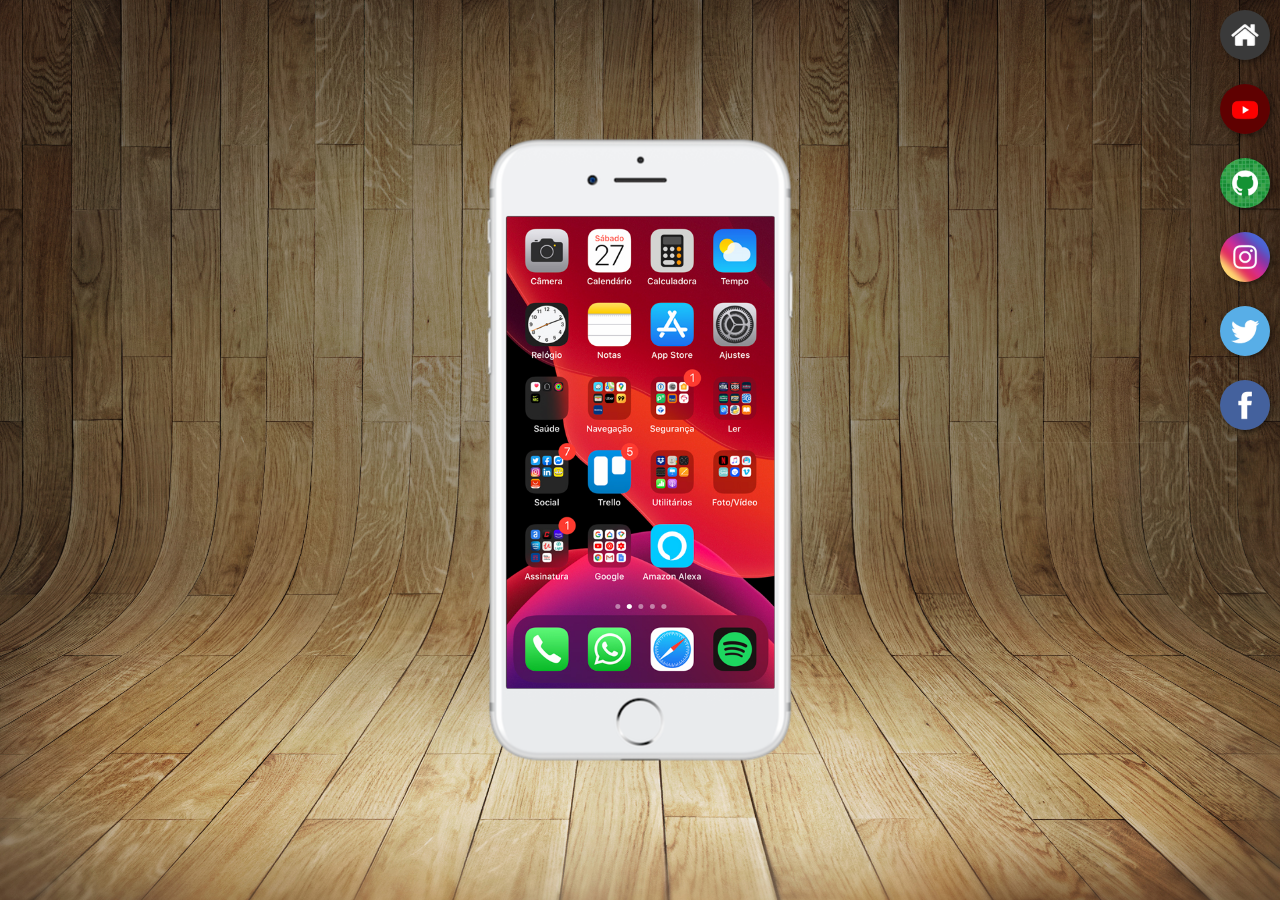
<file: index.html>
<!DOCTYPE html>
<html lang="pt-br">
<head>
    <meta charset="UTF-8">
    <meta name="viewport" content="width=device-width, initial-scale=1.0">
    <link rel="stylesheet" href="estilos/style.css">
    <title>Projeto Redes Sociais</title>
</head>
<body>
    <main>
        <section id="telefone">
            <iframe src="home.html" name="tela" id="tela" frameborder="0"></iframe>
        </section>
        <section id="redes-sociais">
            <a href="home.html" target="tela"><img src="imagens/logo-home.jpg" alt=""></a><br>
            <a href="pages/youtube.html" target="tela"><img src="imagens/logo-youtube.jpg" alt=""></a><br>
            <a href="pages/github.html" target="tela"><img src="imagens/logo-github.jpg" alt=""></a><br>
            <a href="pages/instagram.html" target="tela"><img src="imagens/logo-instagram.jpg" alt=""></a><br>
            <a href="pages/twitter.html" target="tela"><img src="imagens/logo-twitter.jpg" alt=""></a><br>
            <a href="pages/facebook.html" target="tela"><img src="imagens/logo-facebook.jpg" alt=""></a>

        </section>
    </main>
</body>
</html>
</file>
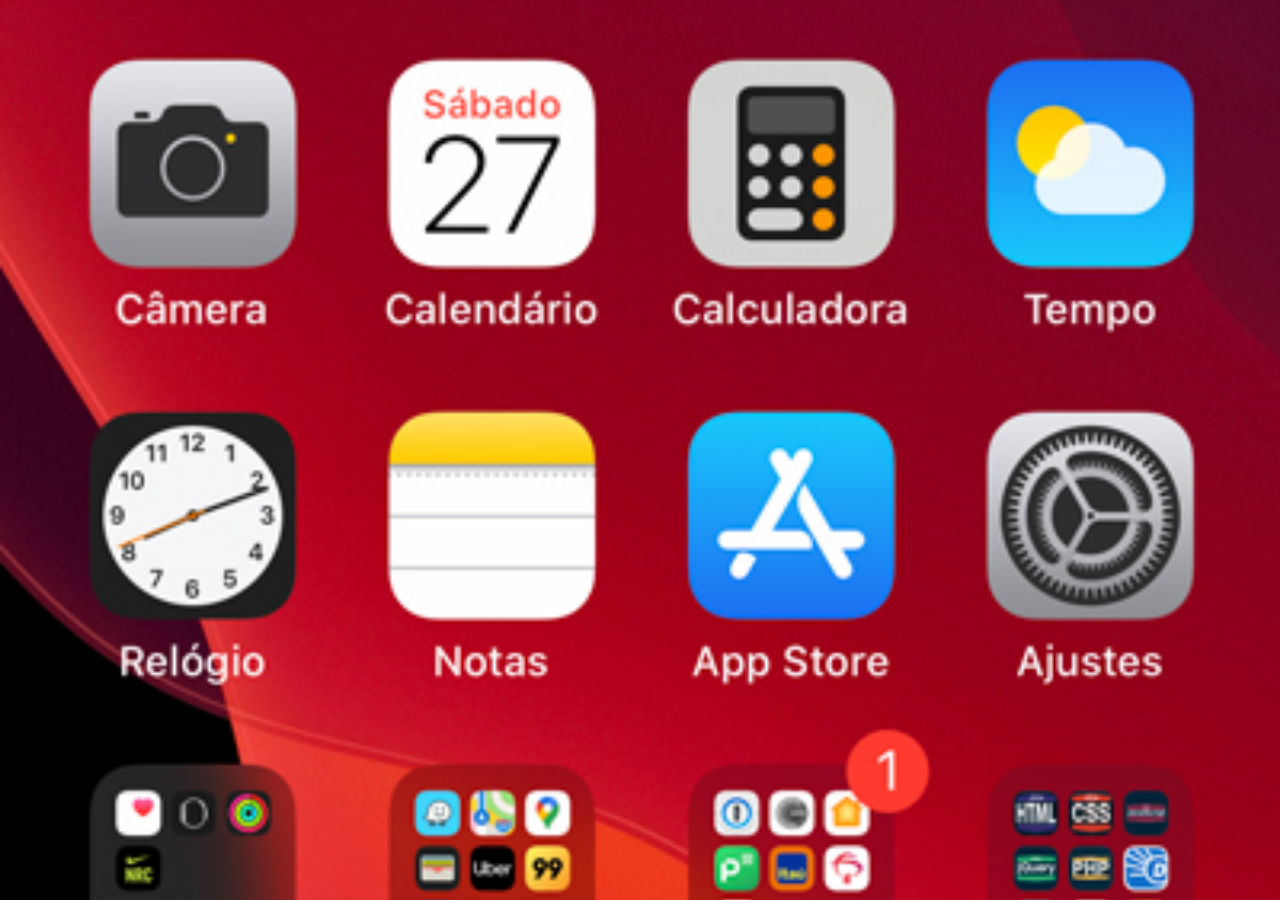
<file: home.html>
<!DOCTYPE html>
<html lang="pt-br">
<head>
    <meta charset="UTF-8">
    <meta name="viewport" content="width=device-width, initial-scale=1.0">
    <title>tela home</title>
</head>
<style>
    * {
        margin: 0px;
        padding: 0px;
    }

    body{
        height: 100vh;
        width: 100vw;
        background: black url('imagens/tela-home.jpg') no-repeat top center;
        background-size: cover;
    }
</style>
<body>
    
</body>
</html>
</file>
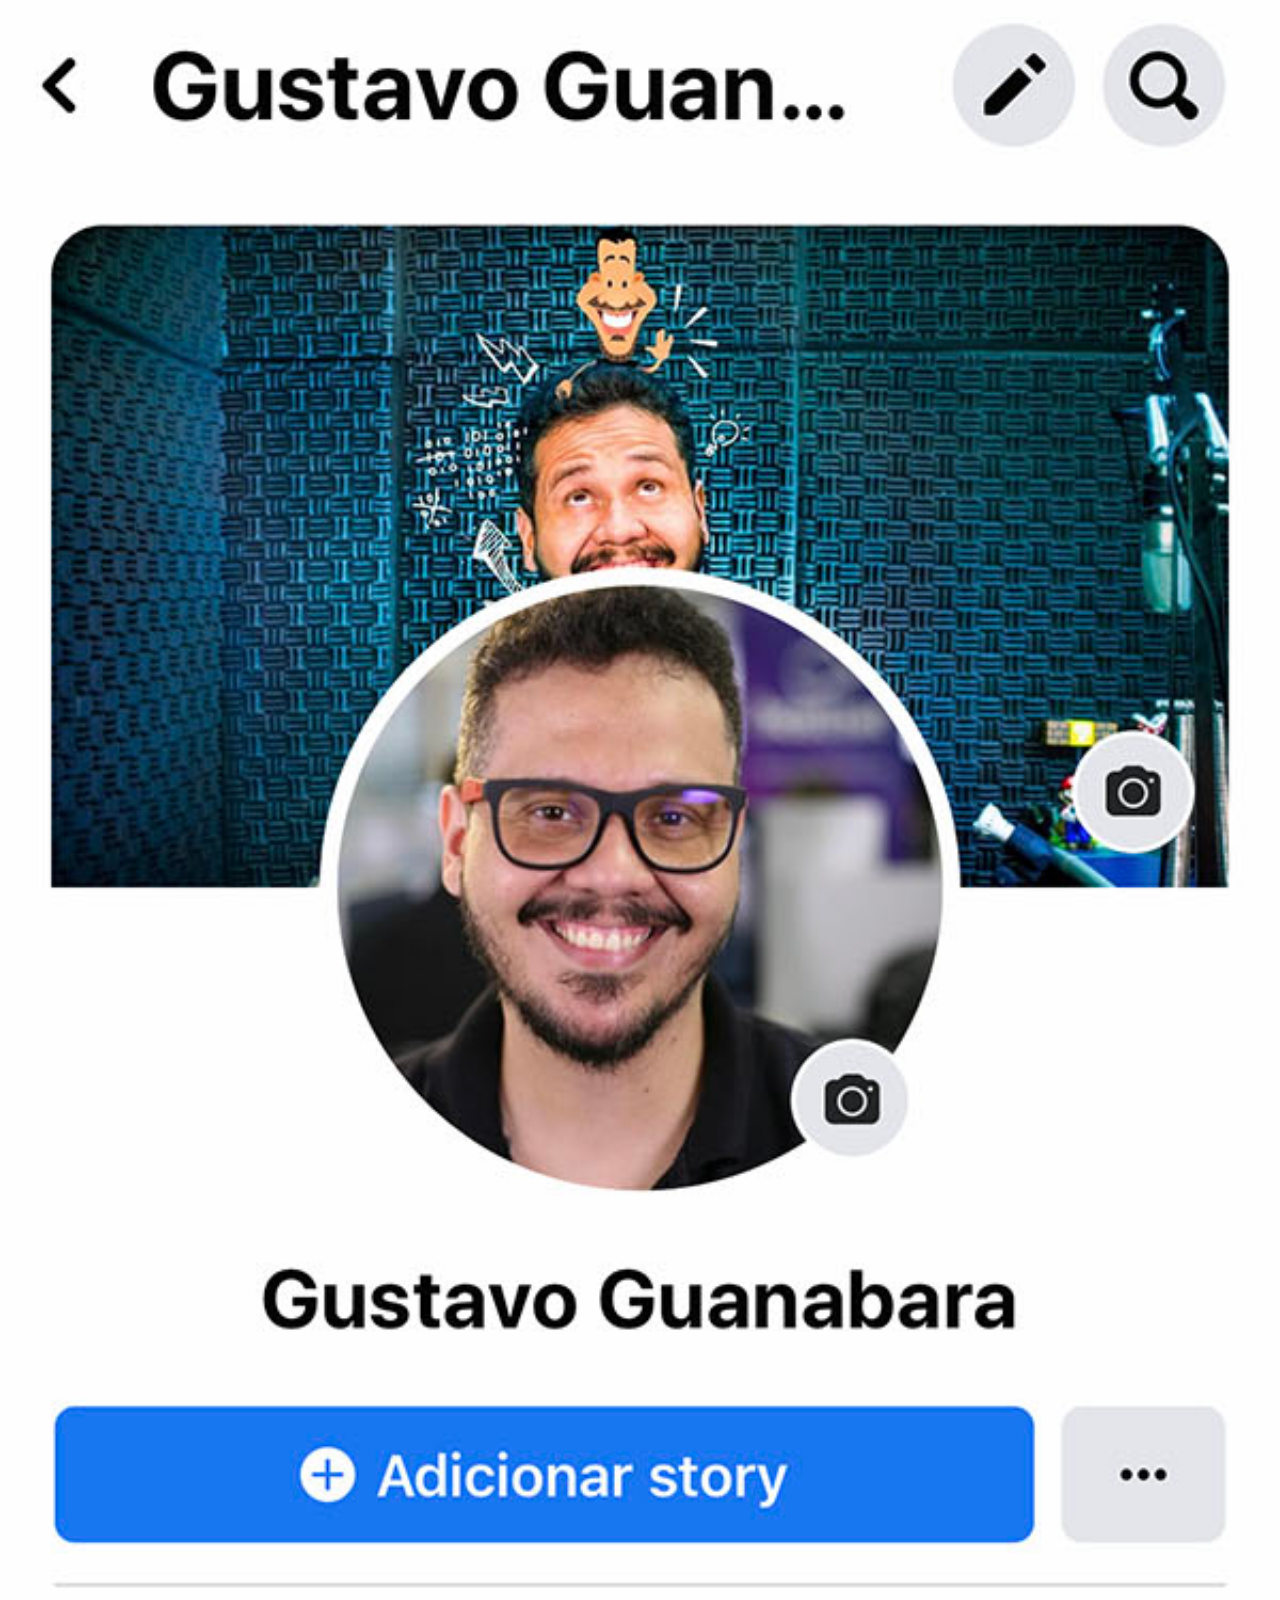
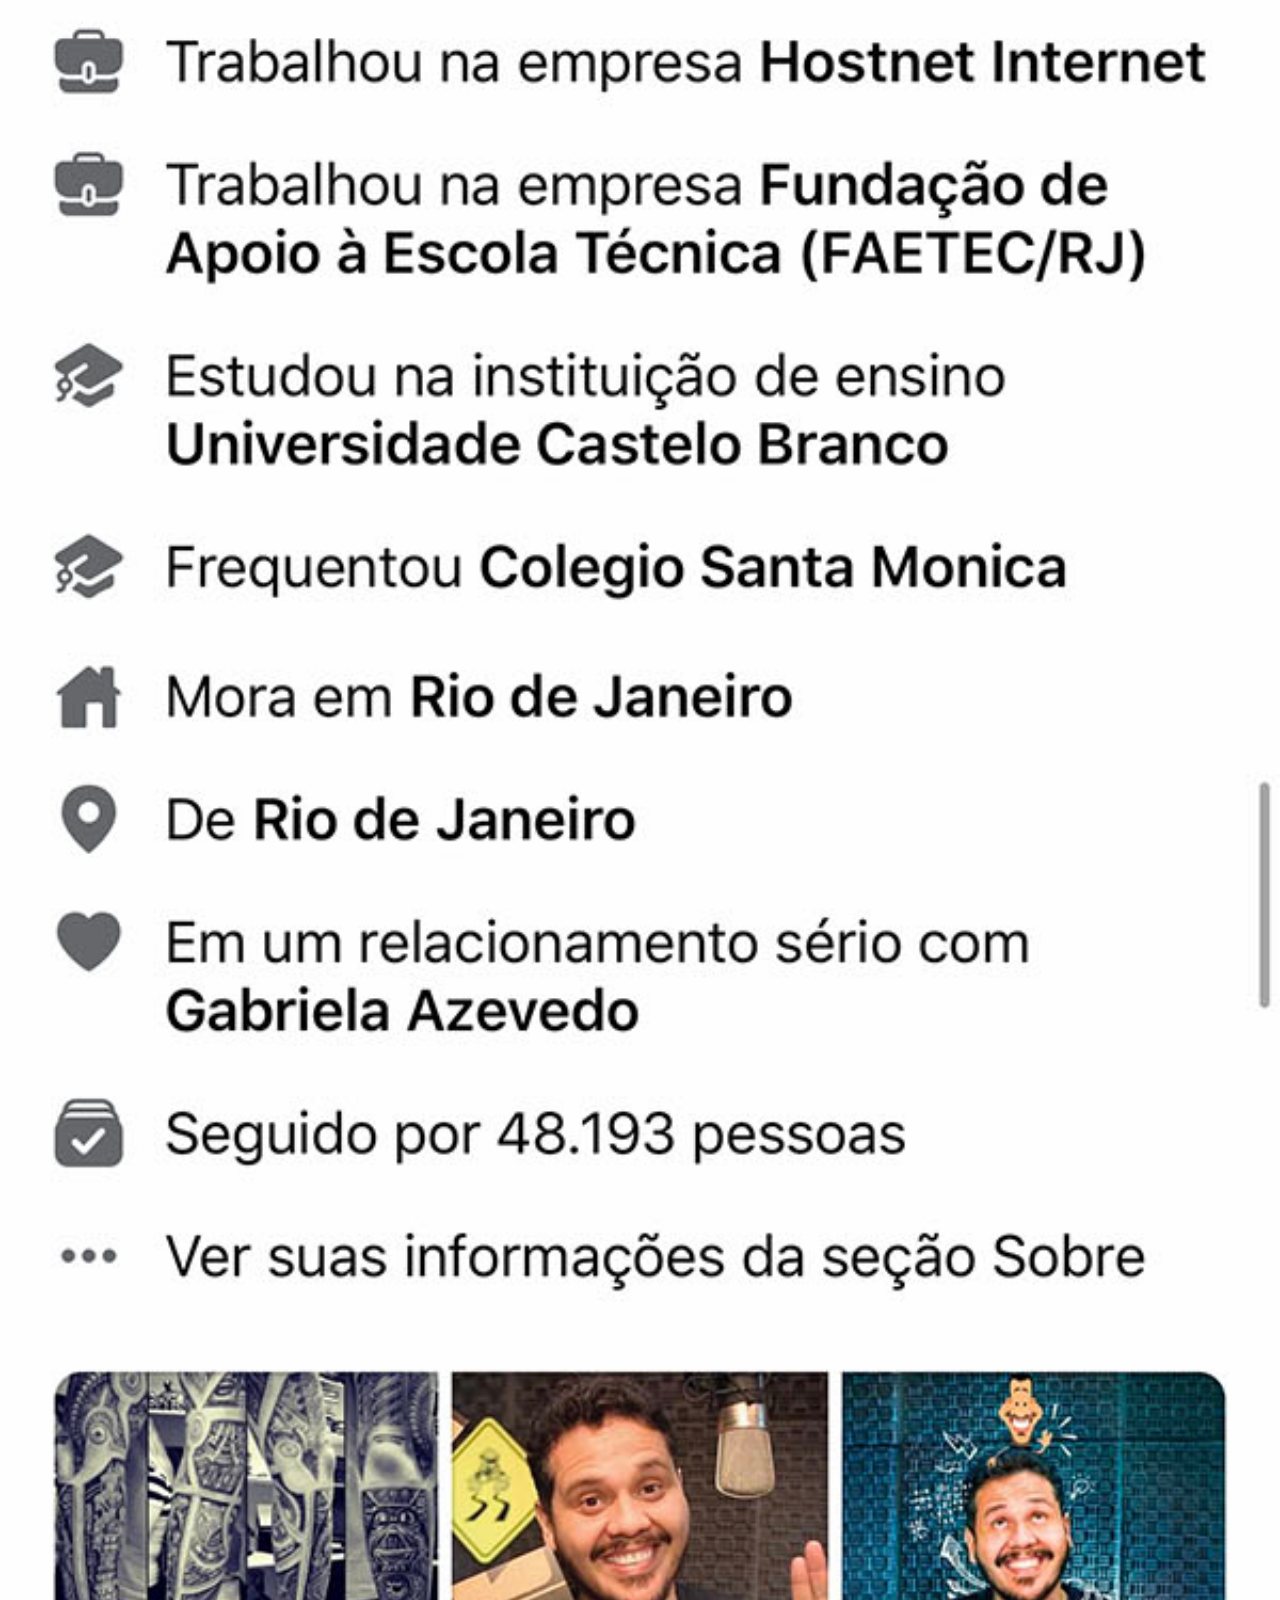
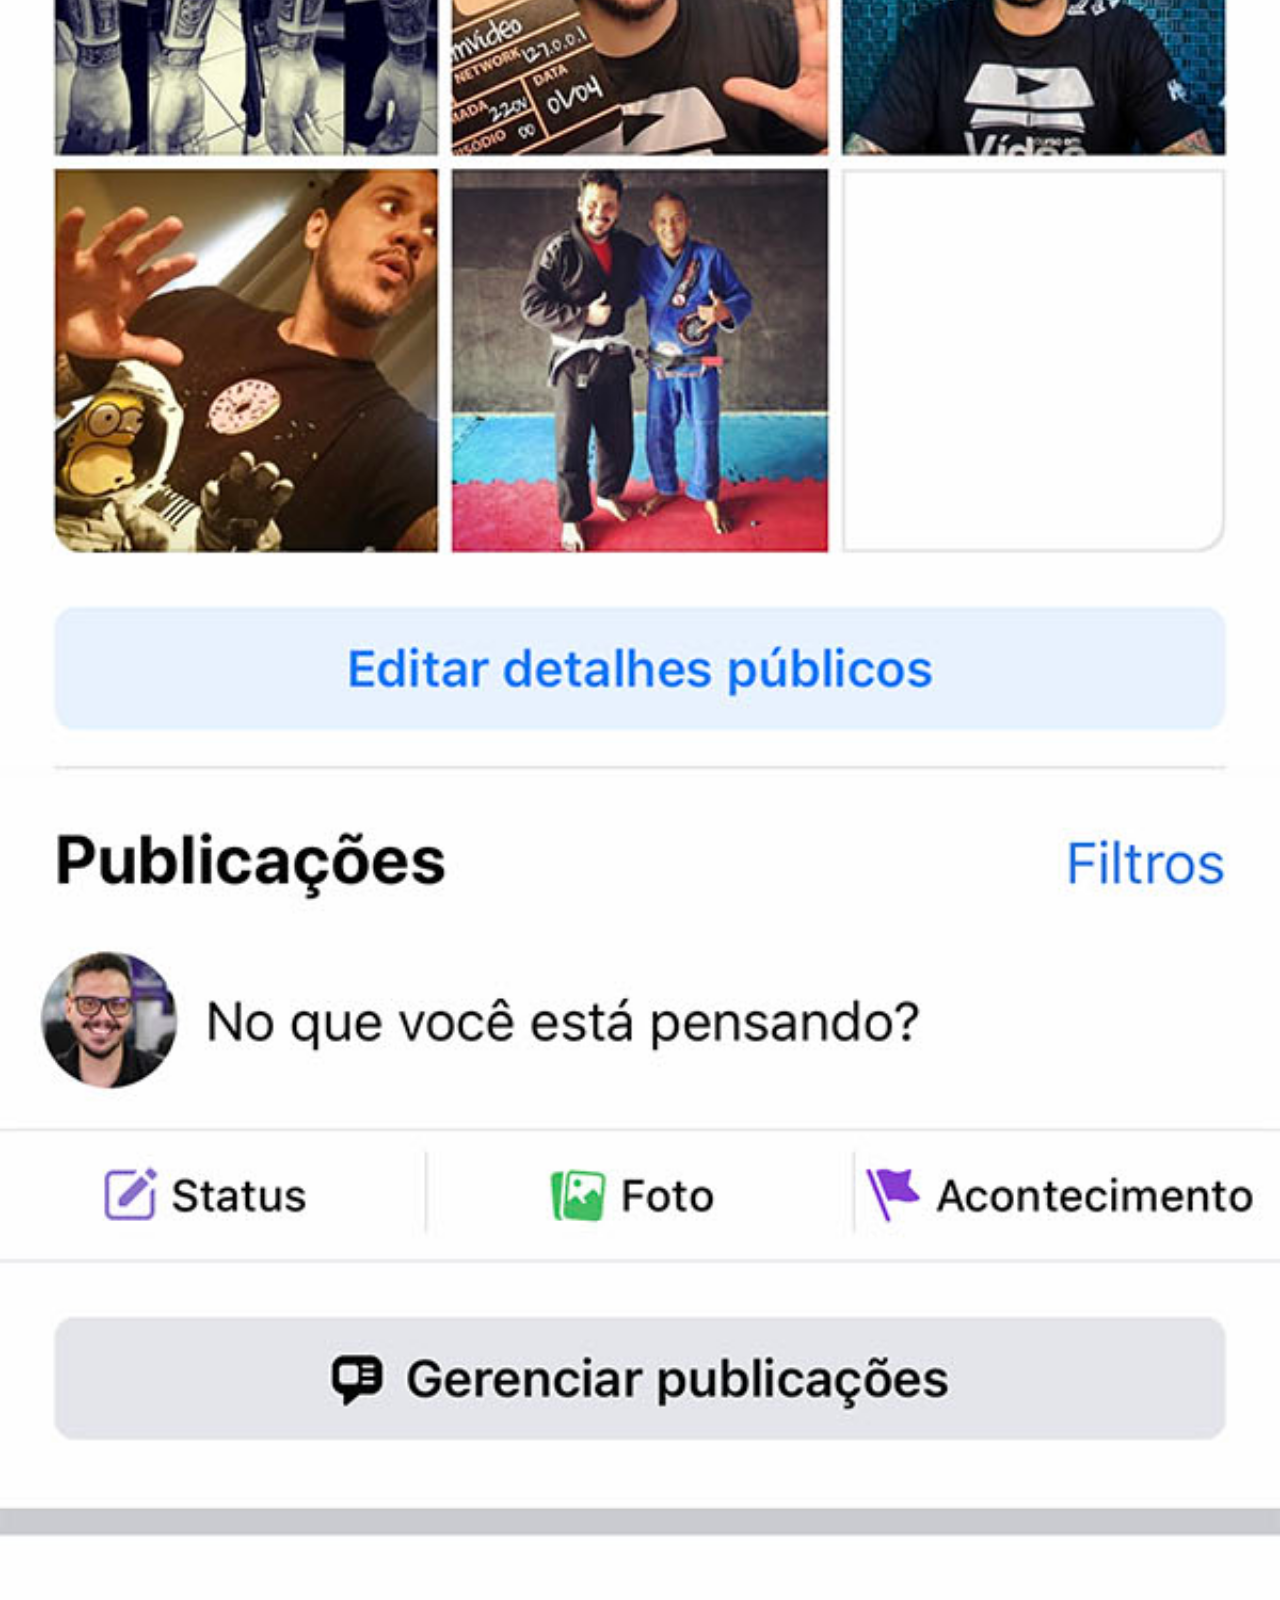
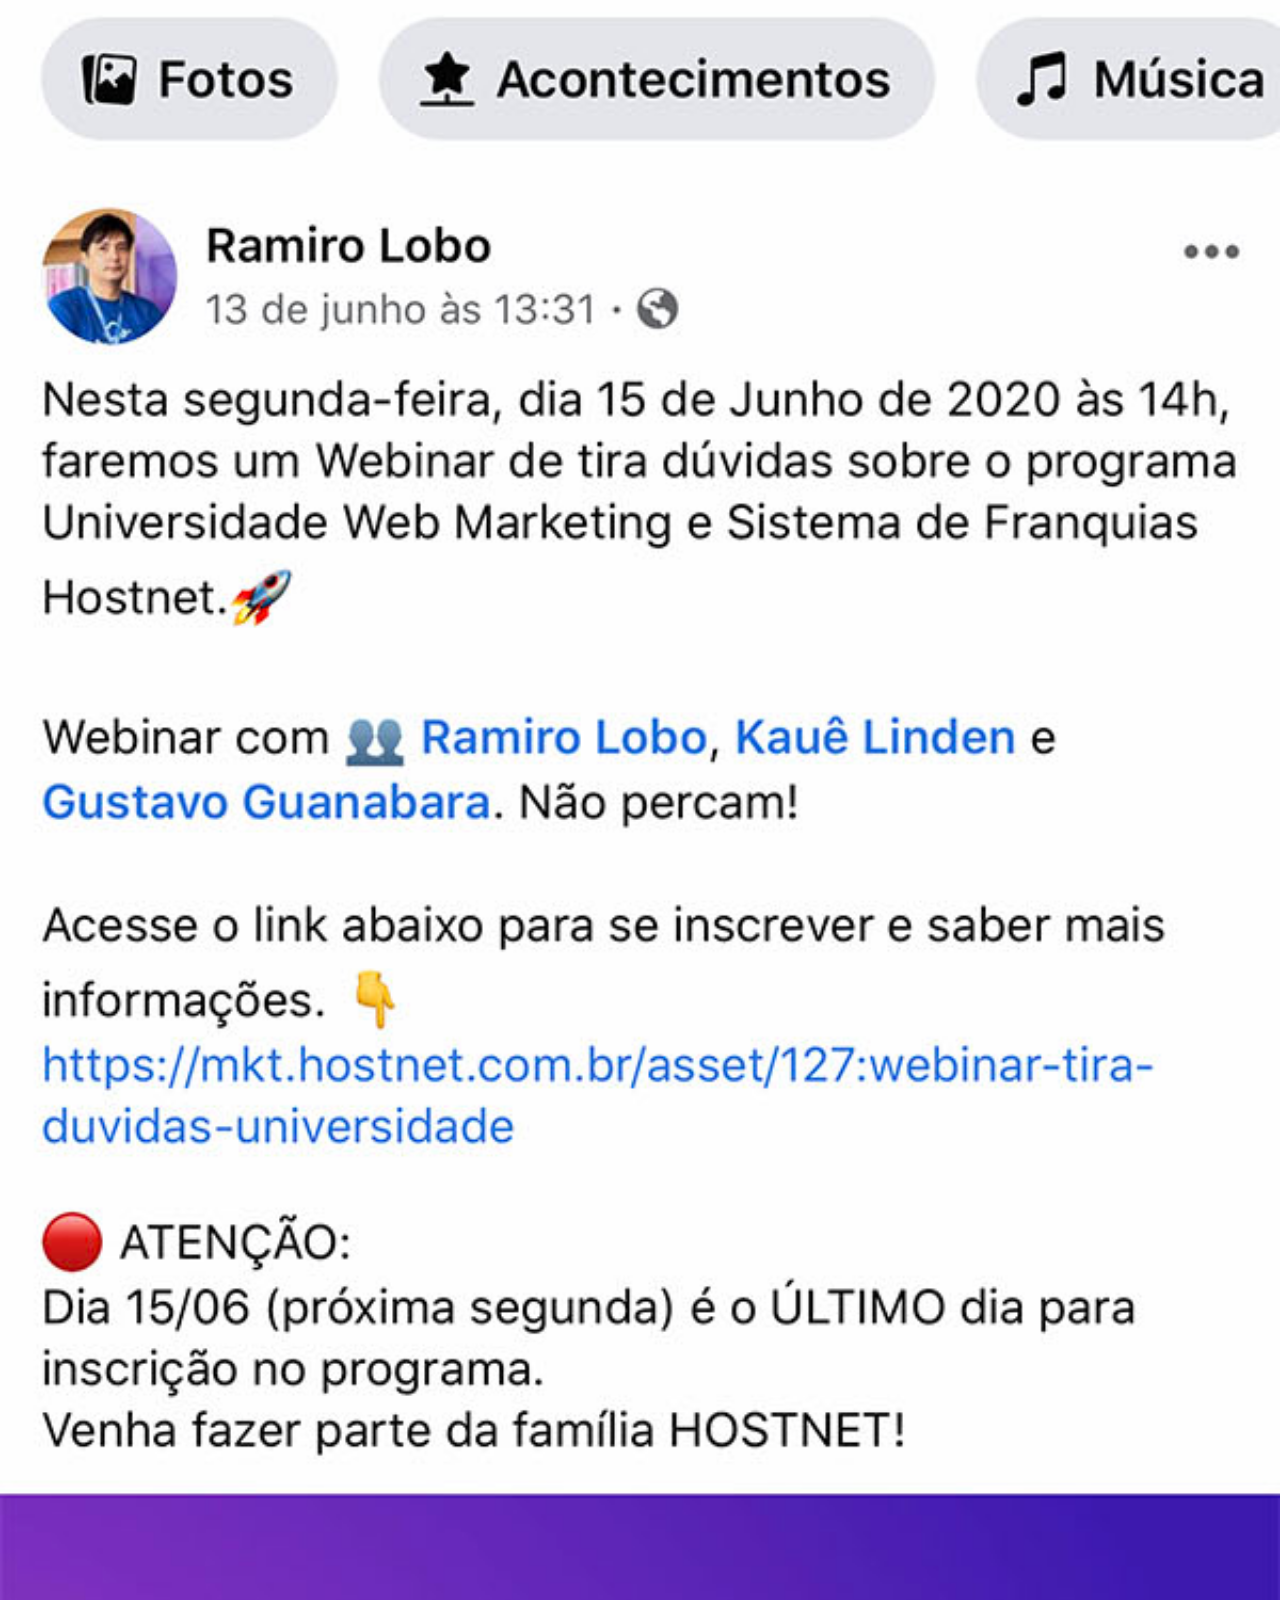
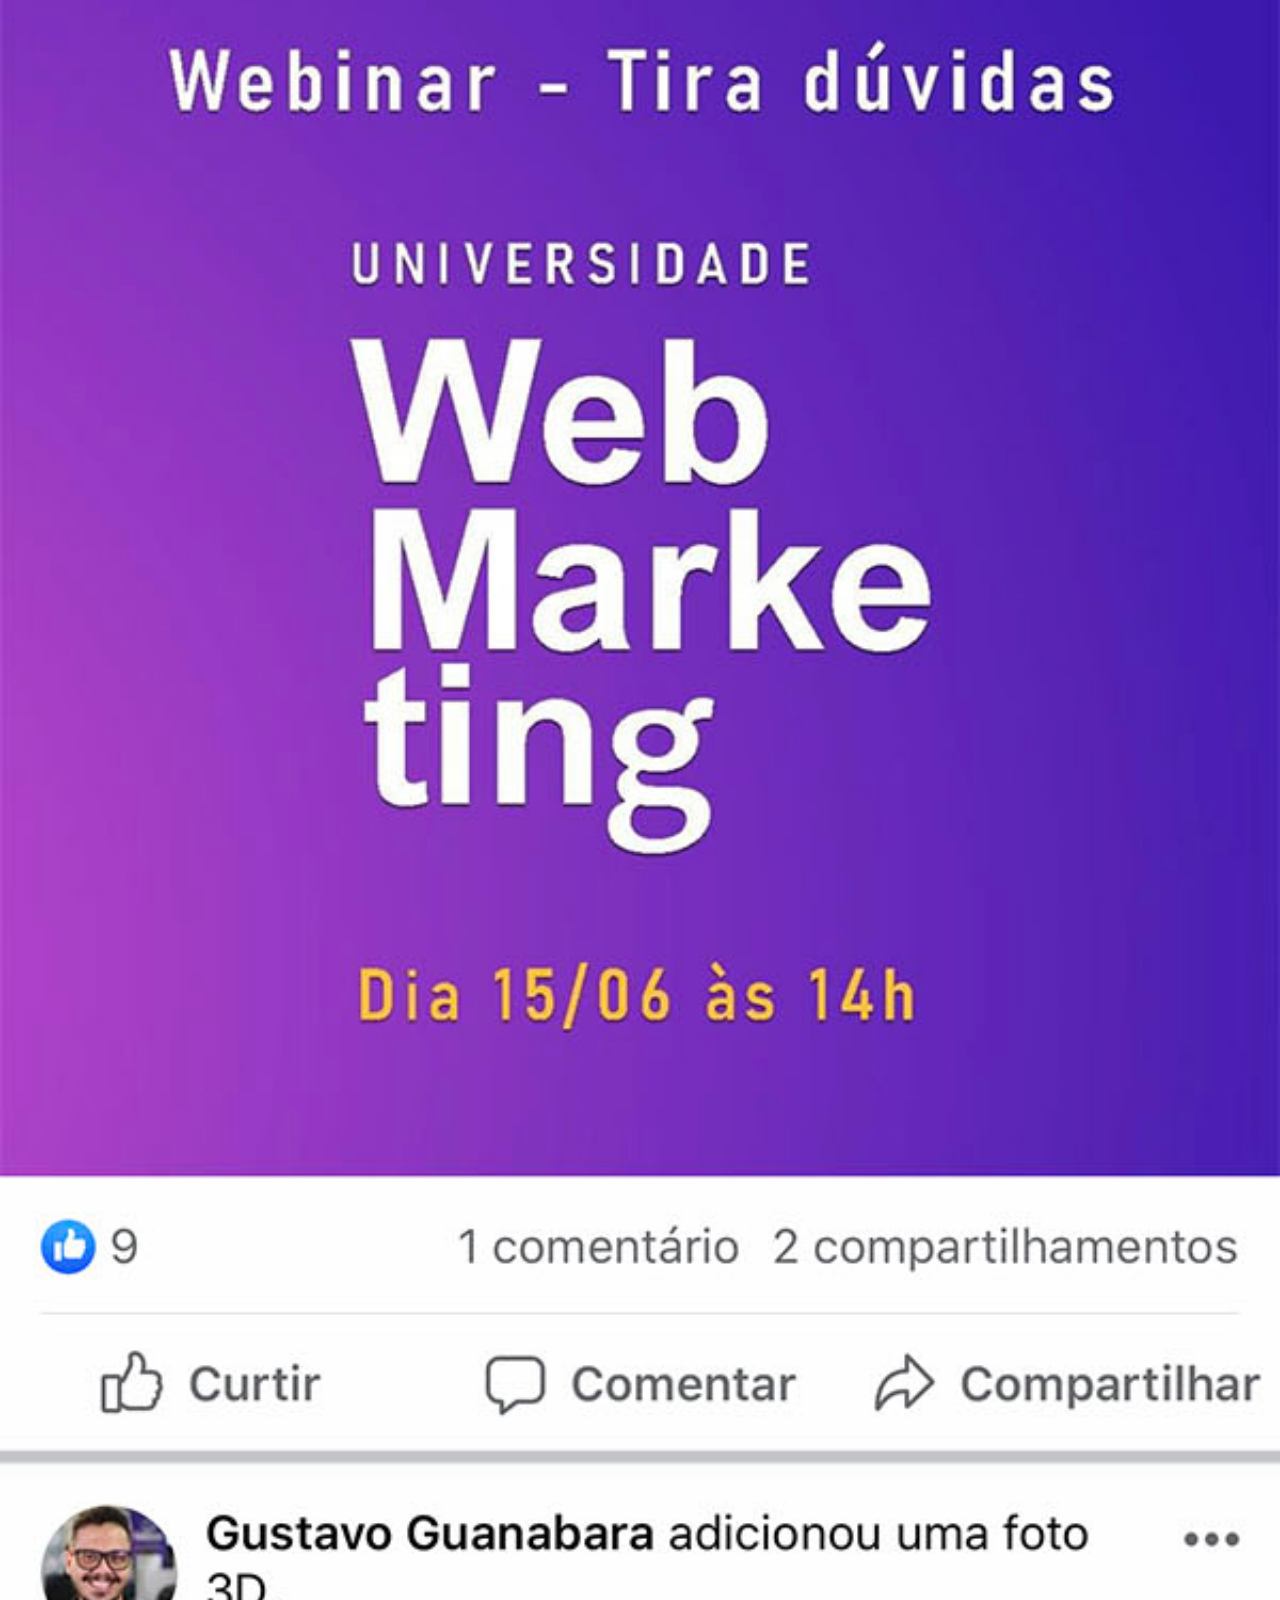
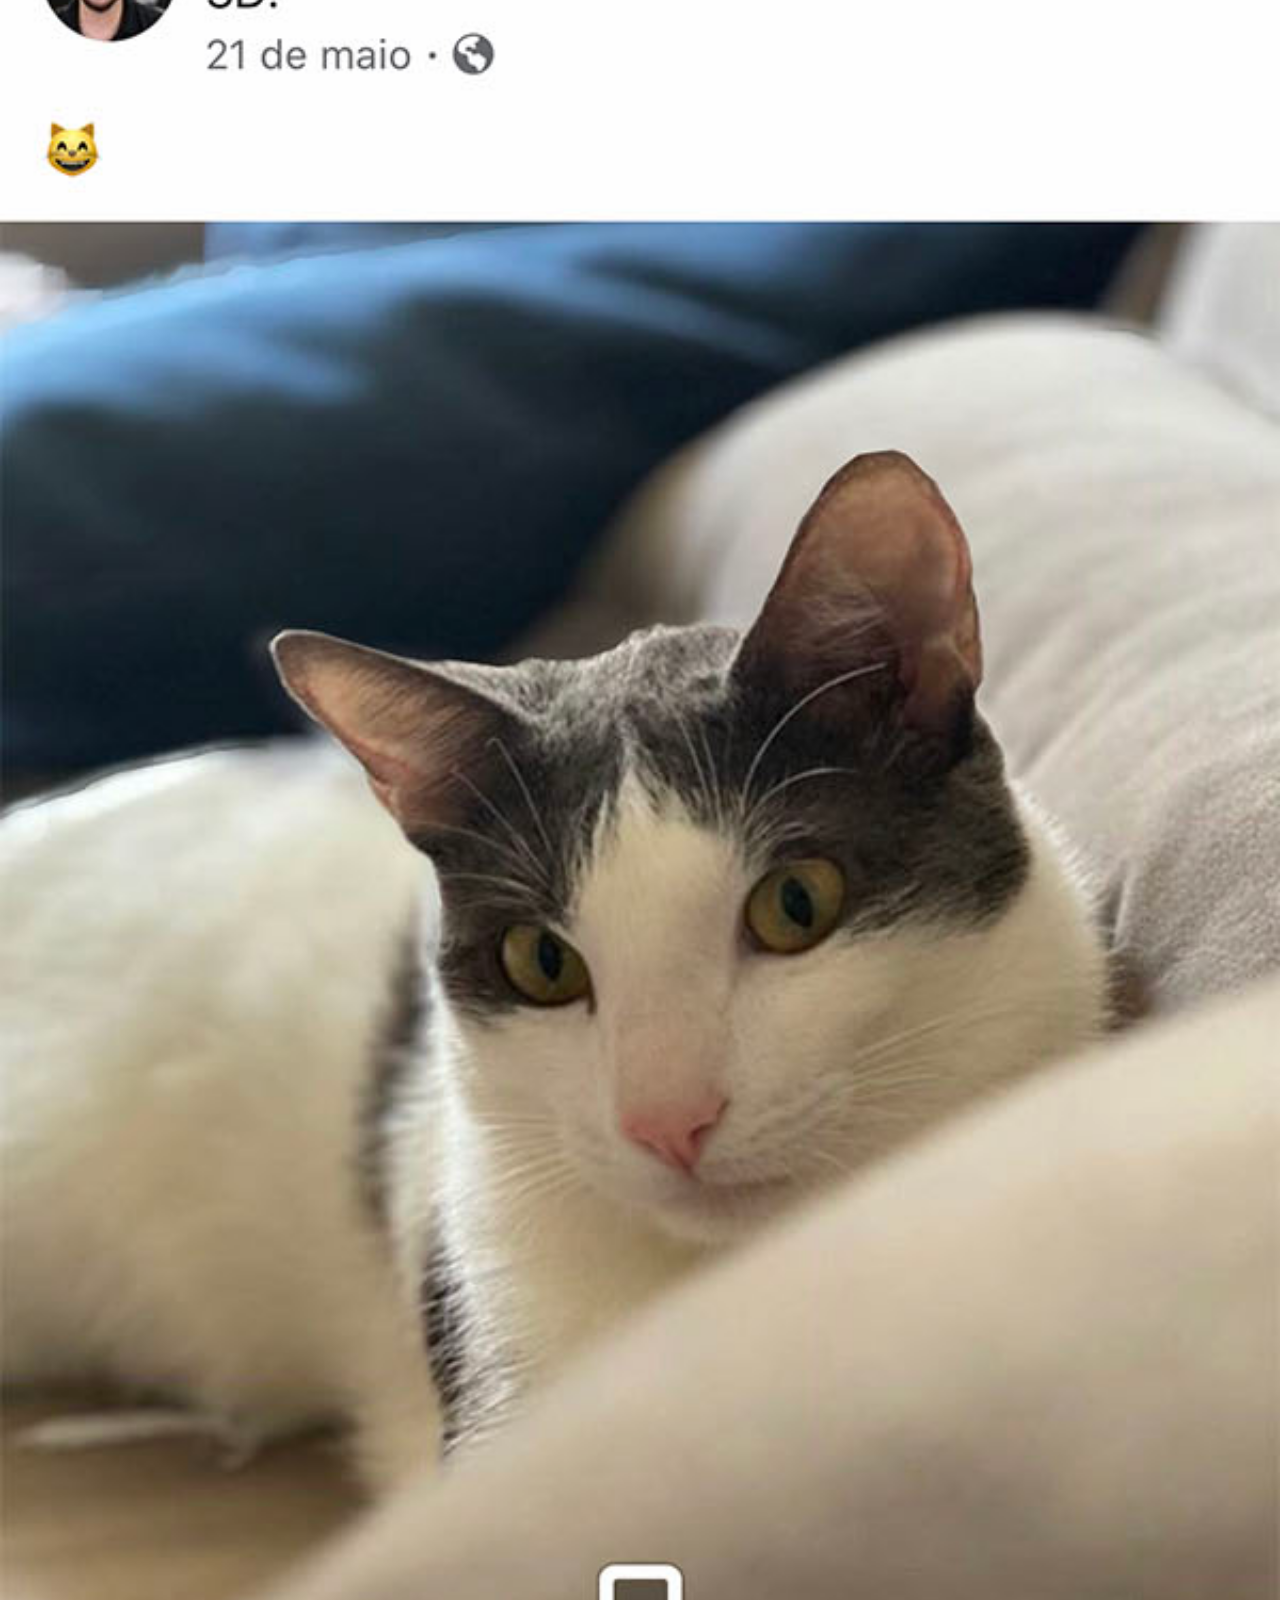
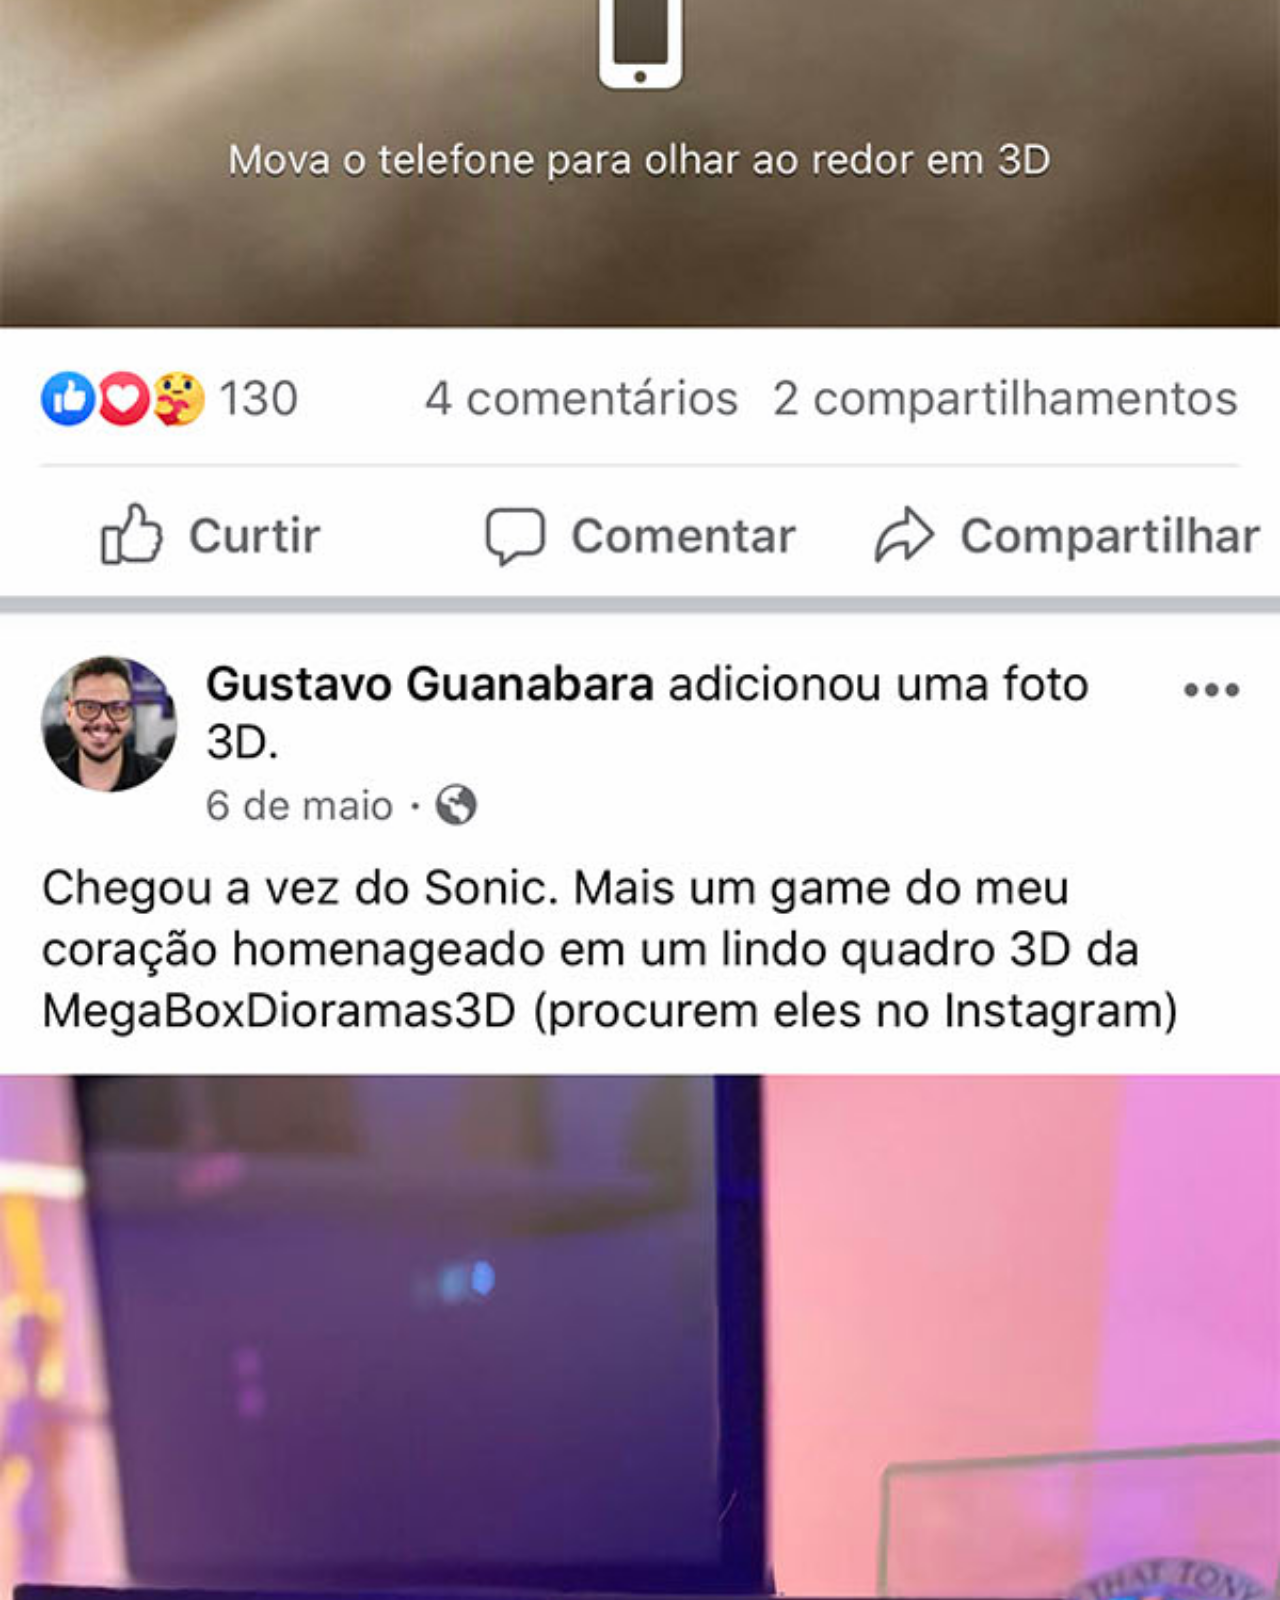
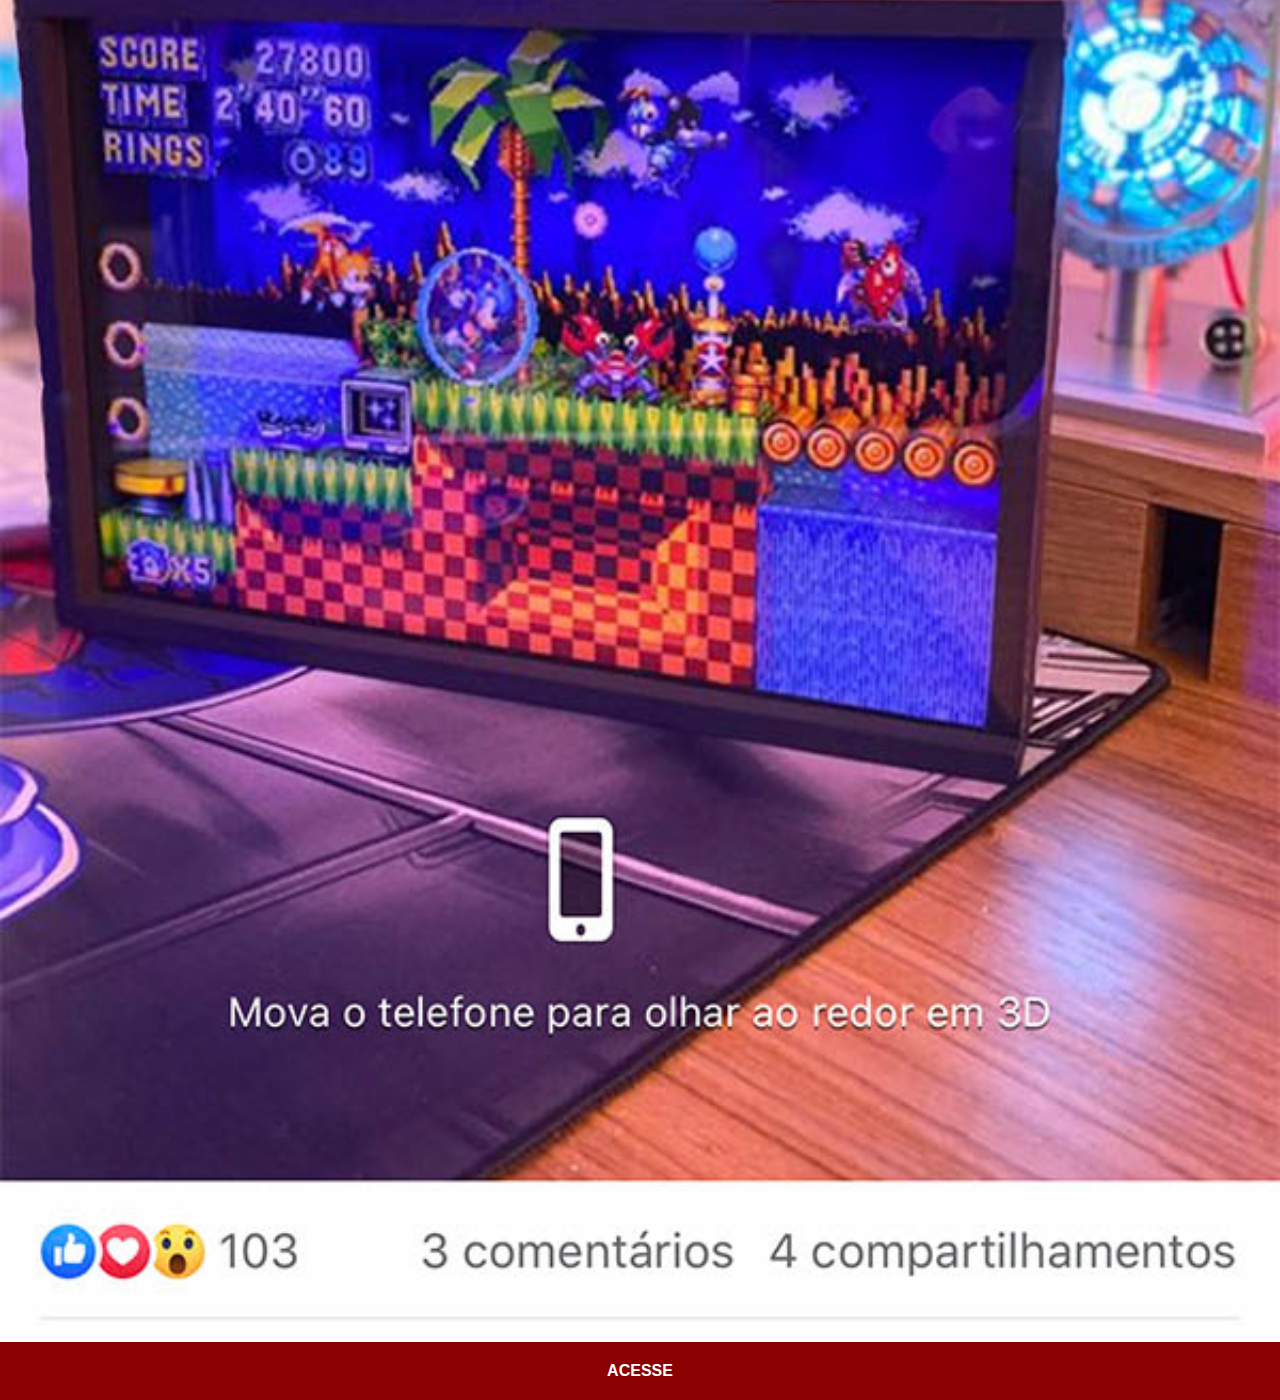
<file: pages/facebook.html>
<!DOCTYPE html>
<html lang="pt-br">
<head>
    <meta charset="UTF-8">
    <meta name="viewport" content="width=device-width, initial-scale=1.0">
    <link rel="stylesheet" href="../estilos/social.css">
    <title>Facebook</title>
</head>
<body>
    <img src="../imagens/tela-facebook.jpg" alt="facebook">
    <a href="https://www.facebook.com/" target="_blank">ACESSE</a>
</body>
</html>
</file>
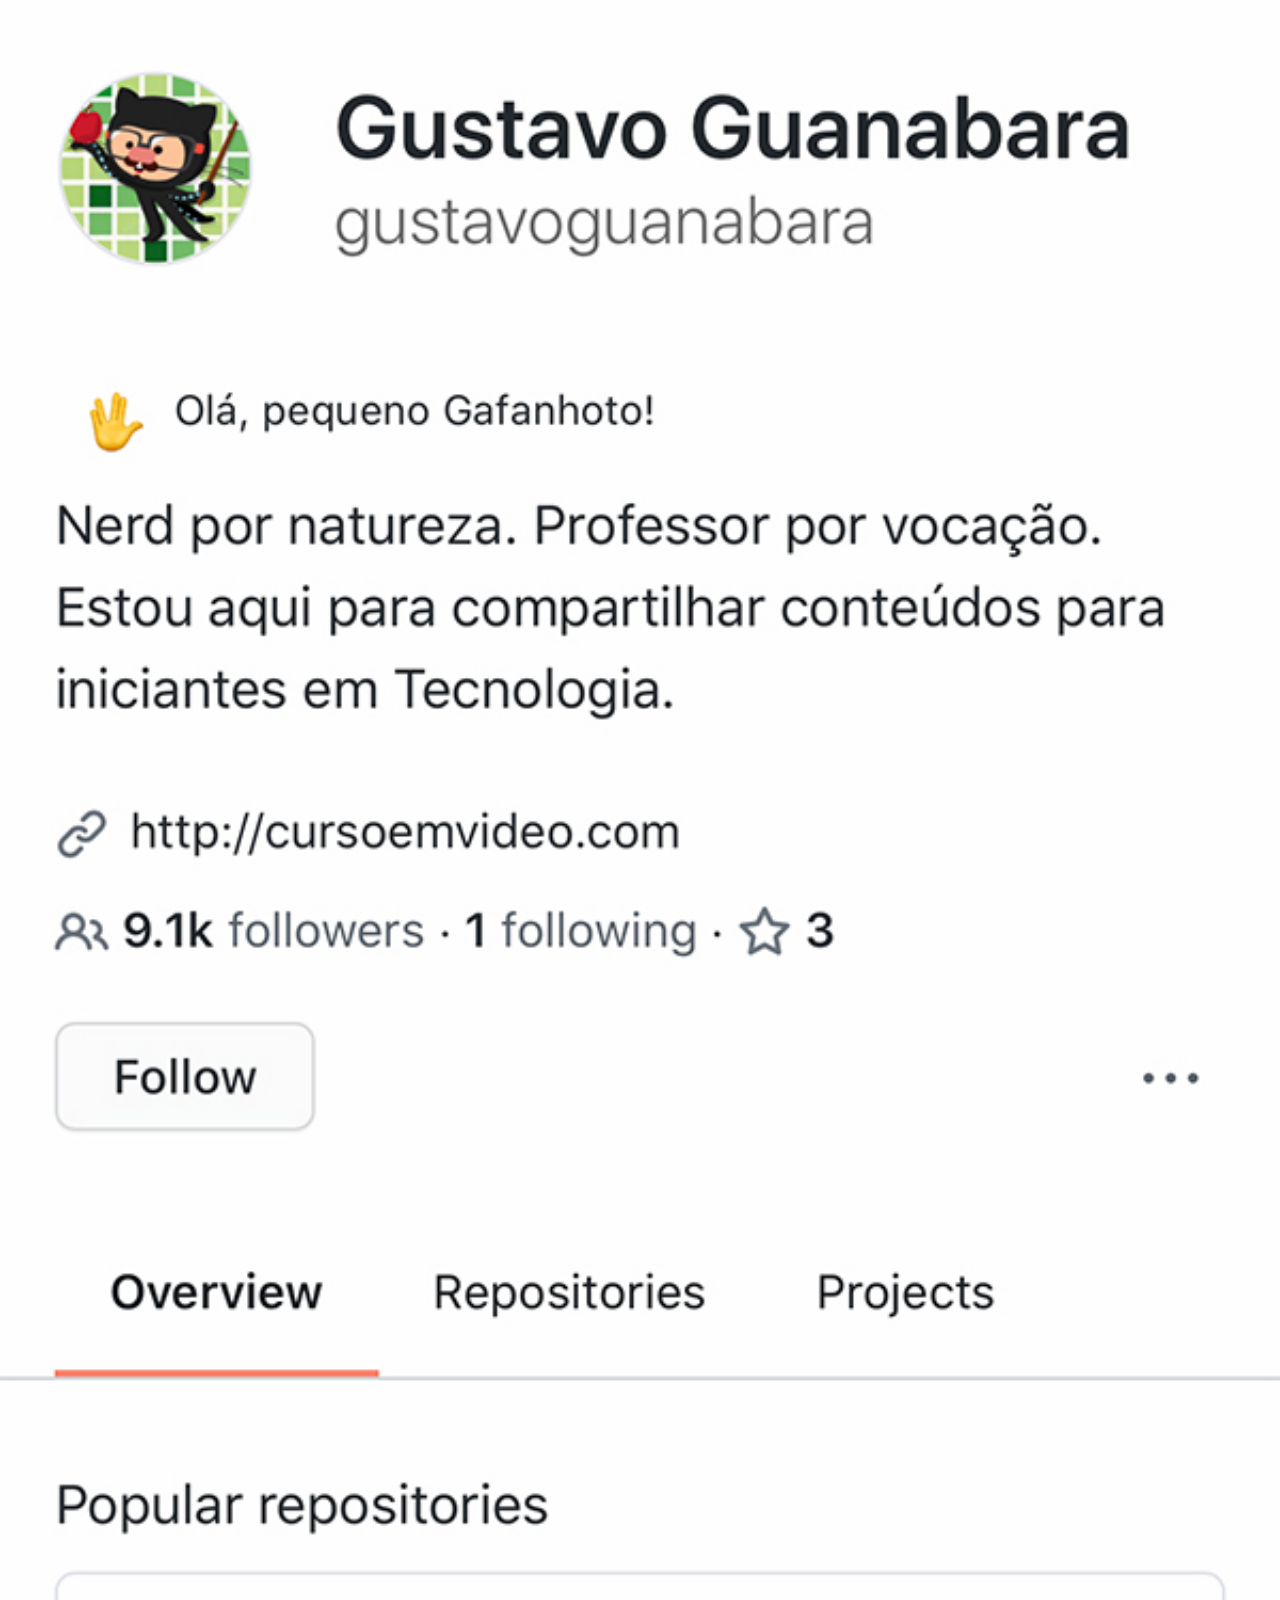
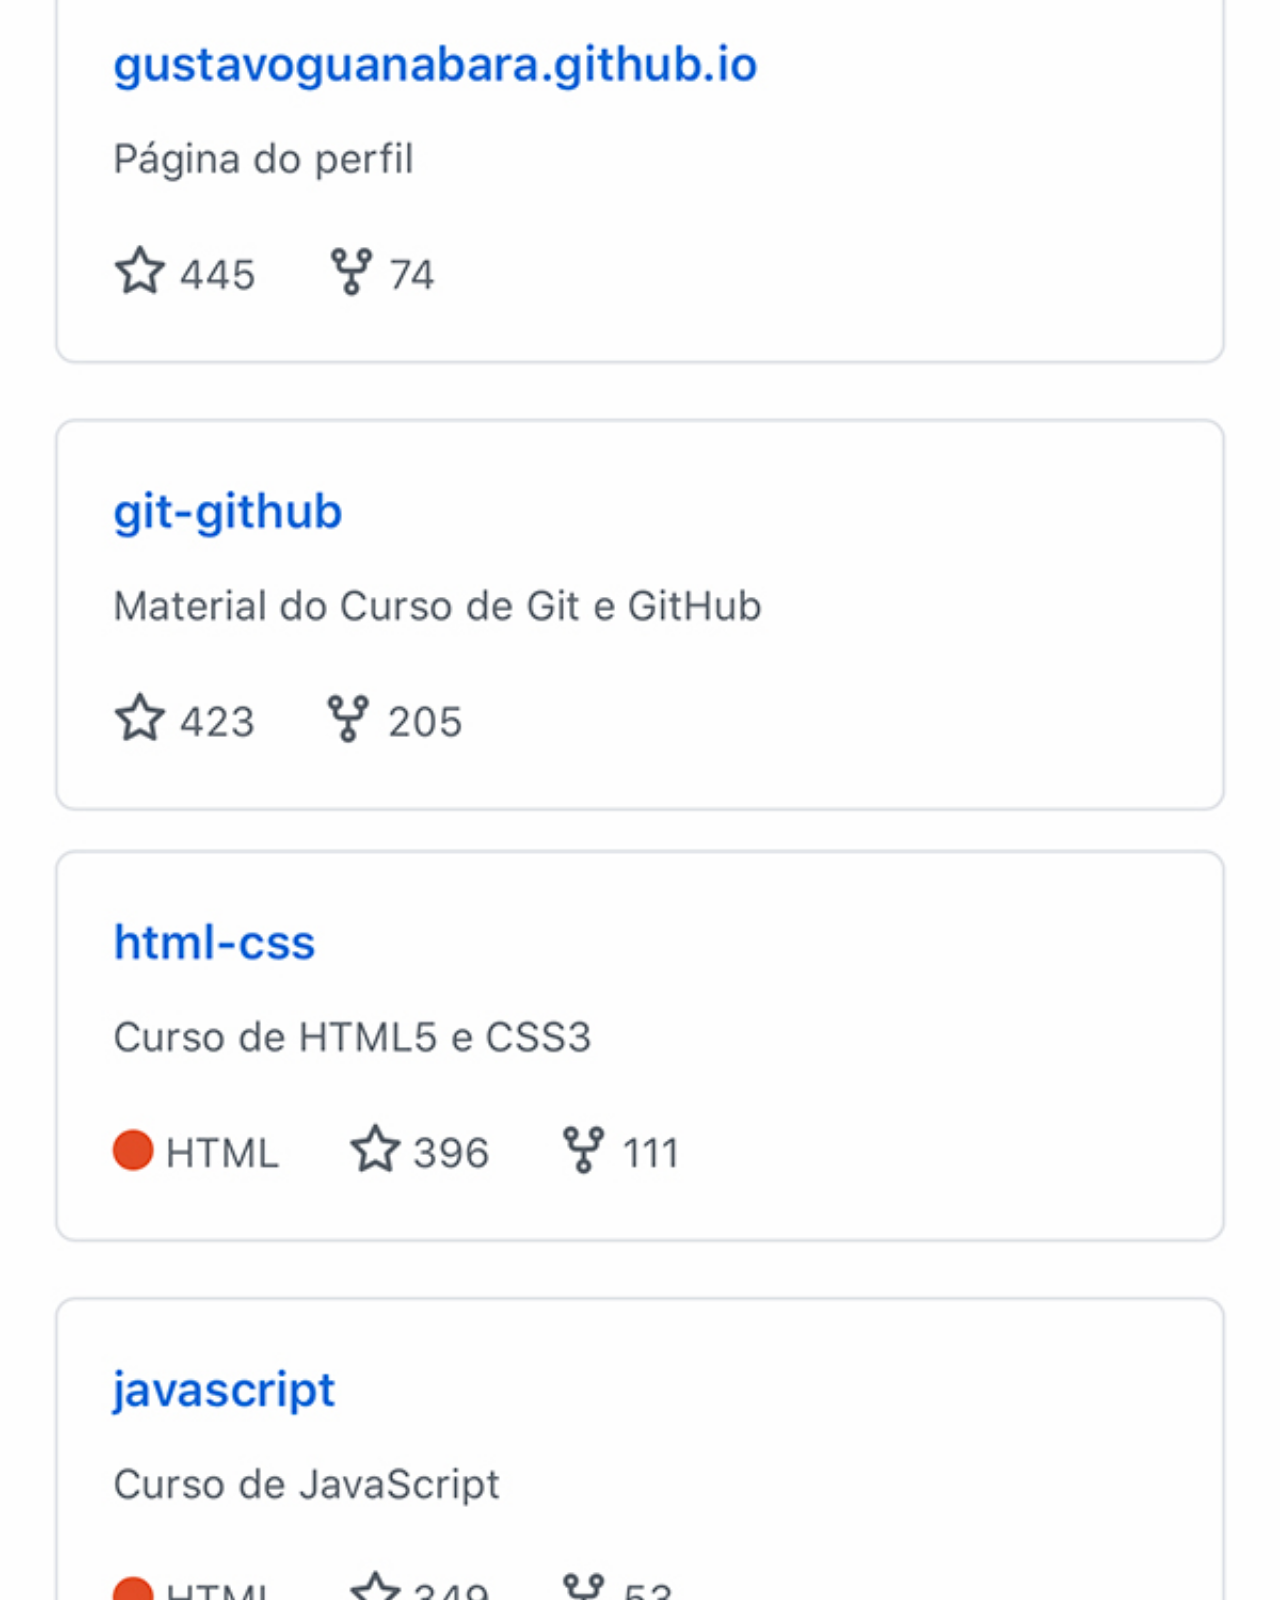
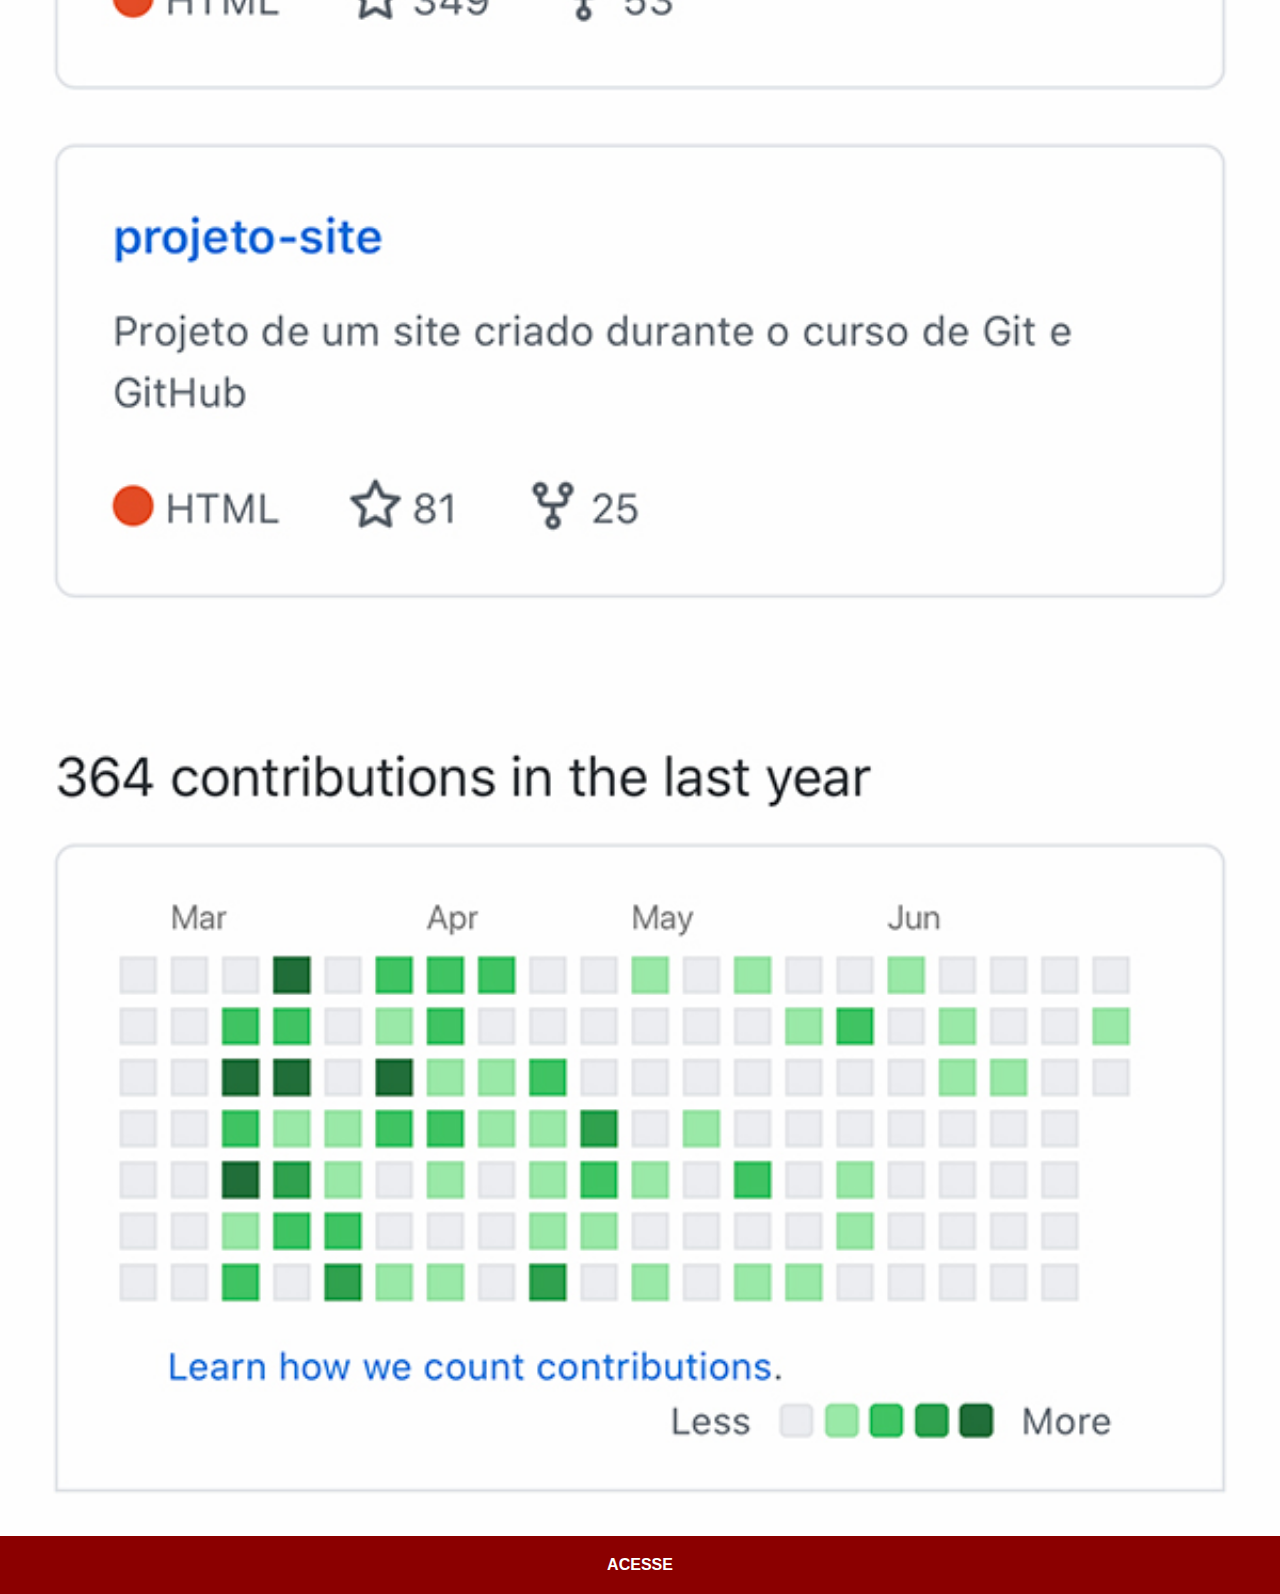
<file: pages/github.html>
<!DOCTYPE html>
<html lang="pt-br">
<head>
    <meta charset="UTF-8">
    <meta name="viewport" content="width=device-width, initial-scale=1.0">
    <link rel="stylesheet" href="../estilos/social.css">
    <title>Github</title>
</head>
<body>
    <img src="../imagens/tela-github.jpg" alt="github">
    <a href="https://github.com/walissonrubens" target="_blank">ACESSE</a>

</body>
</html>
</file>
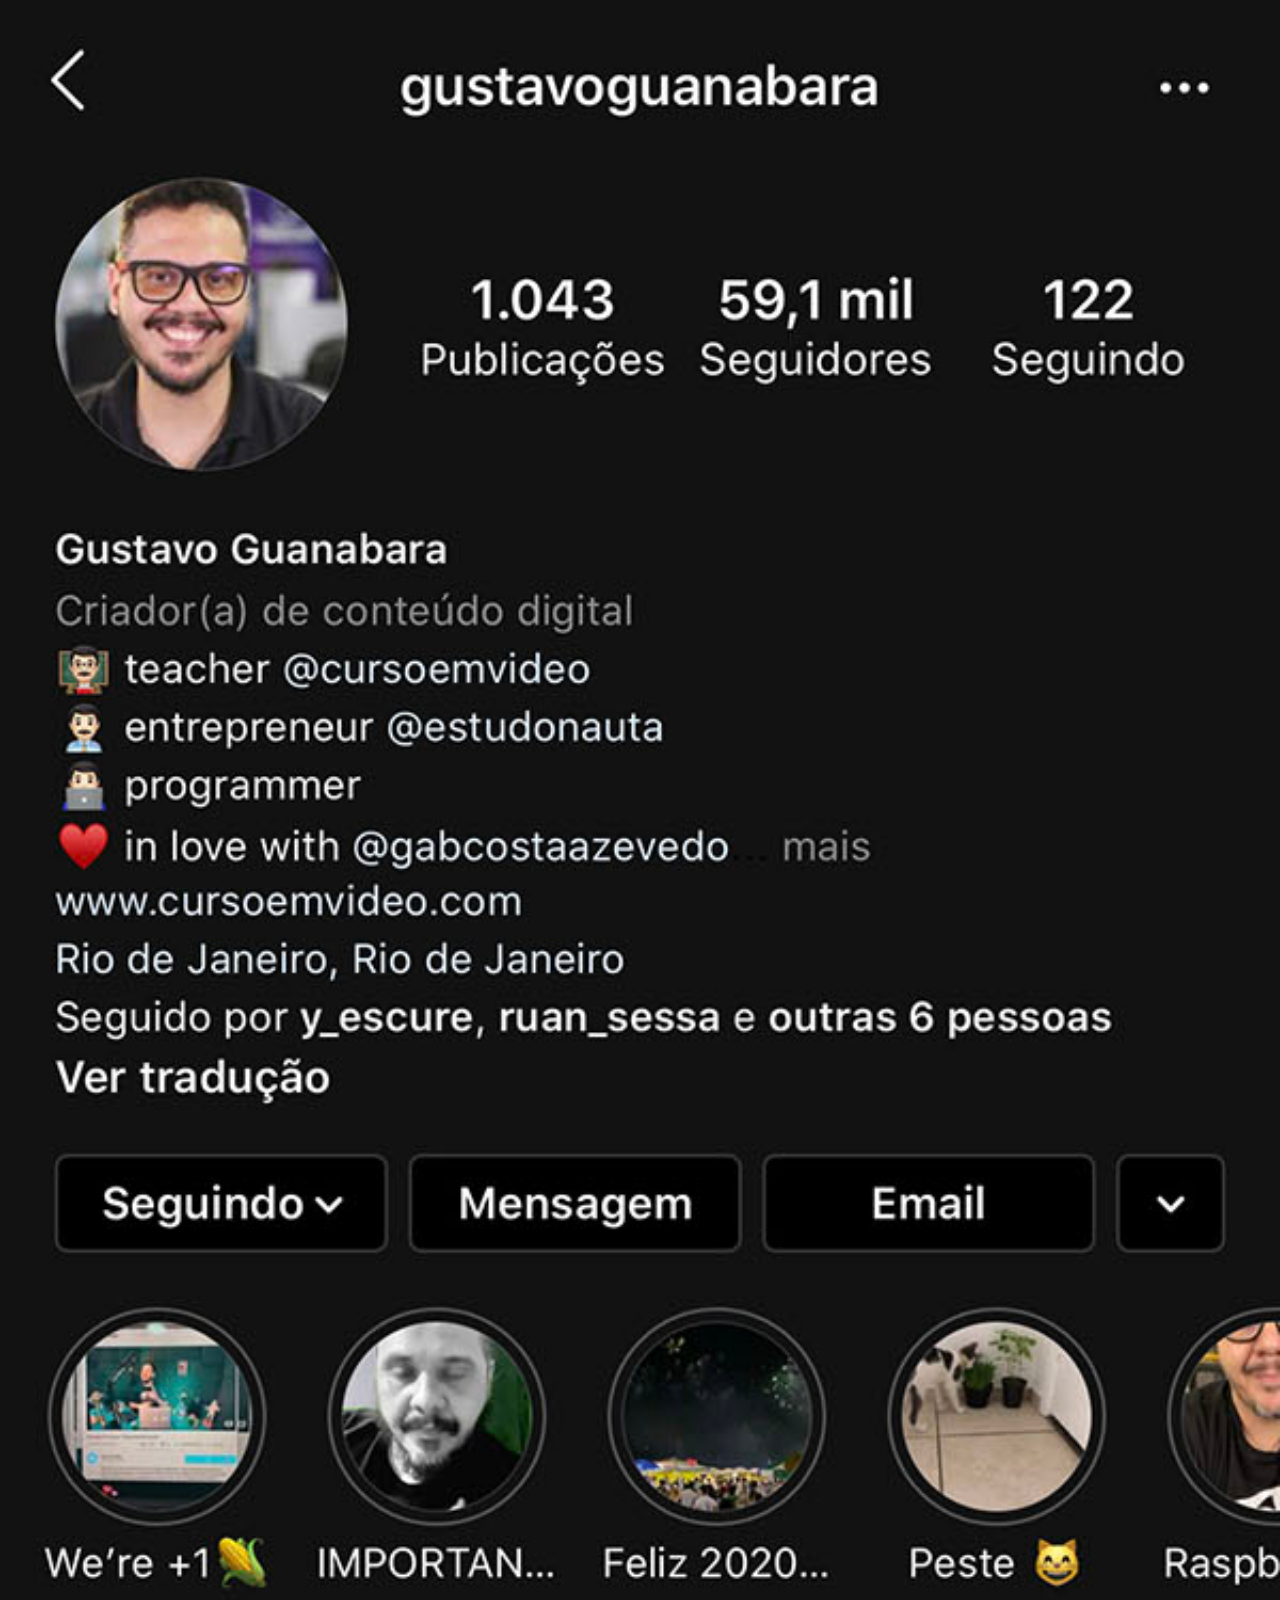
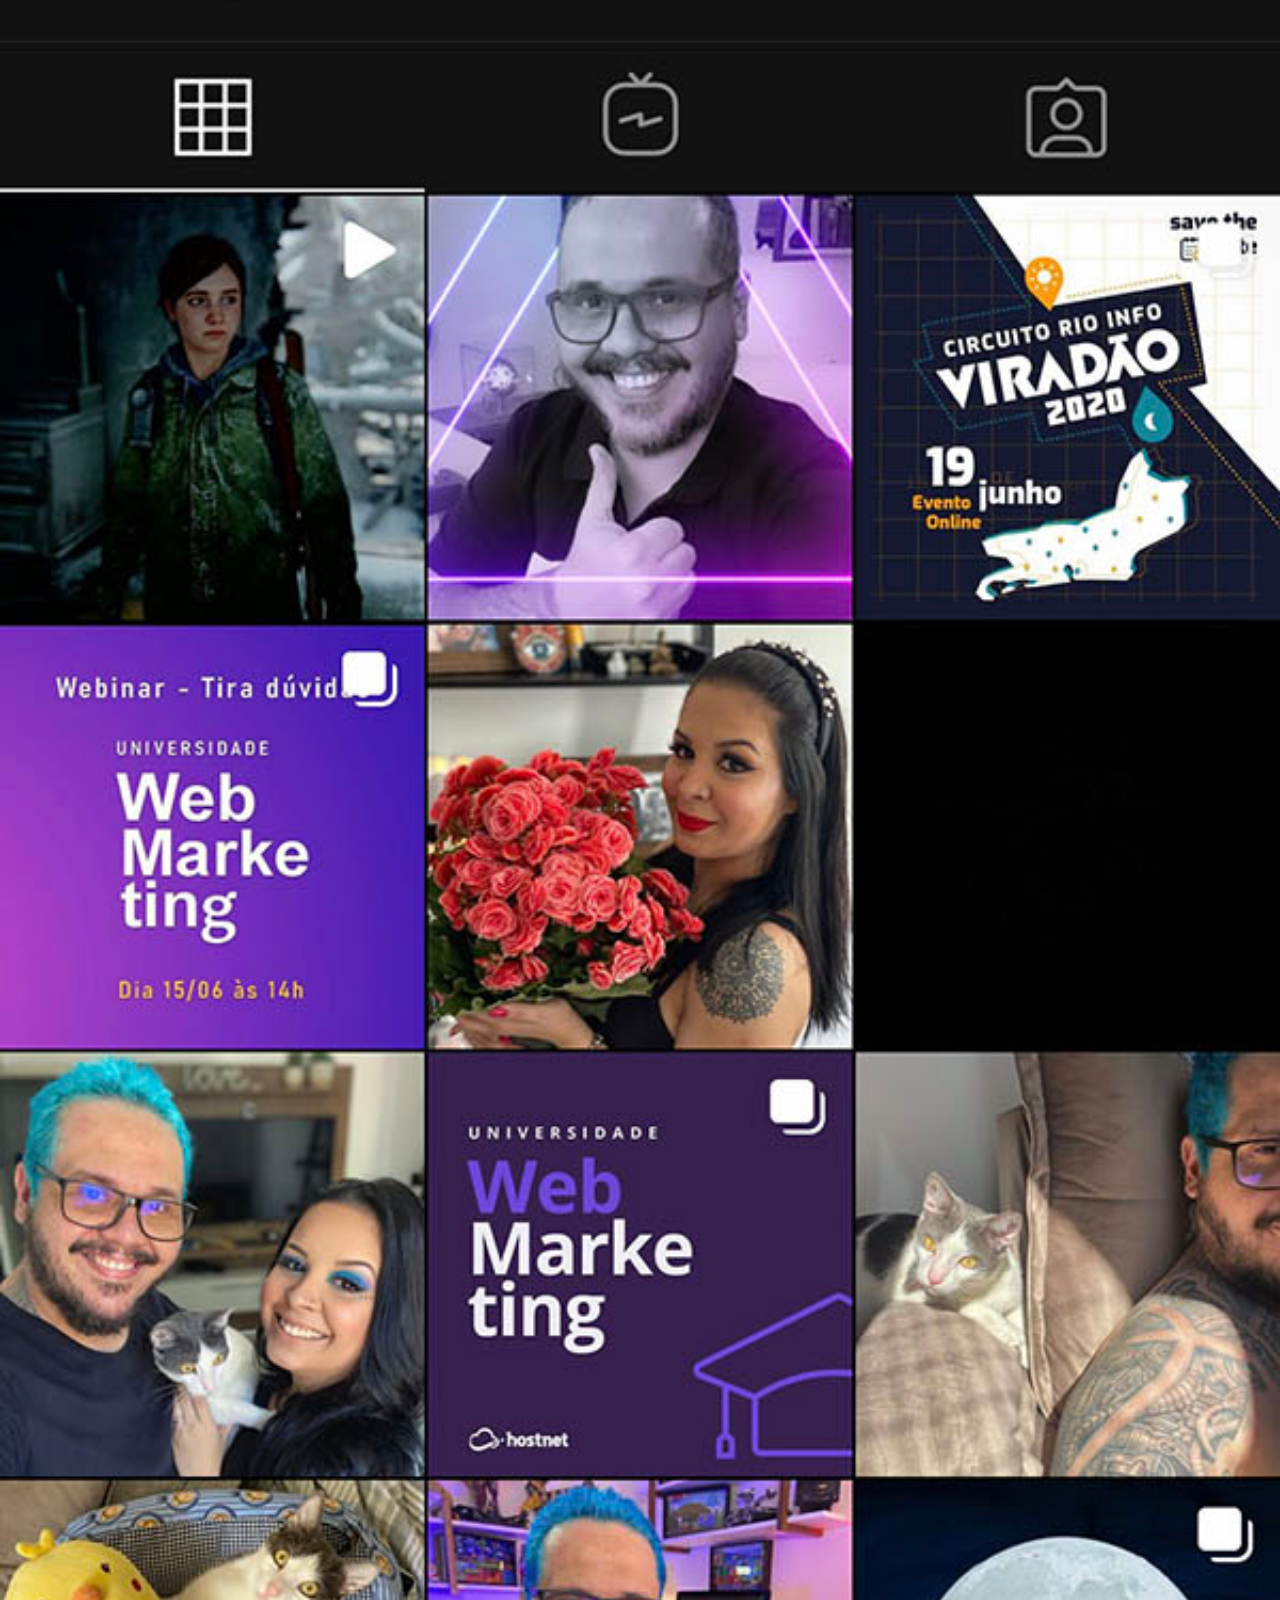
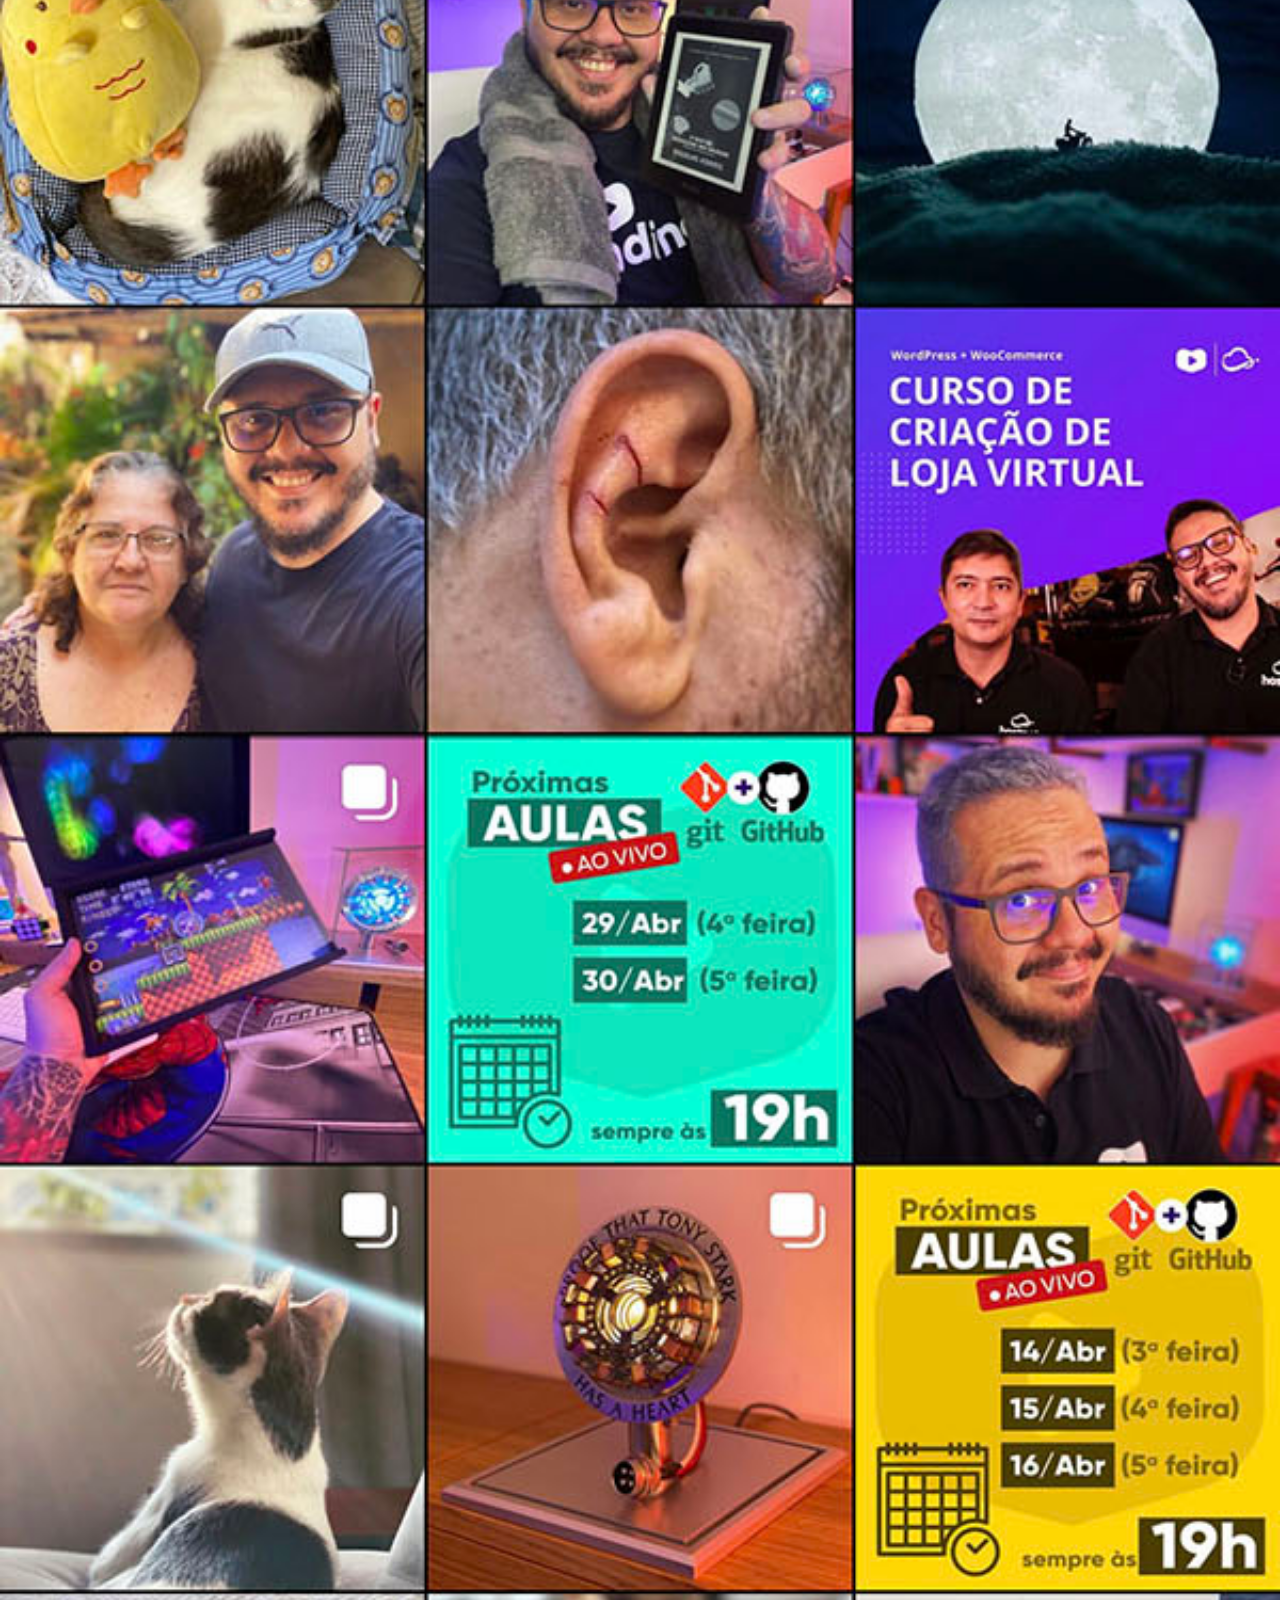
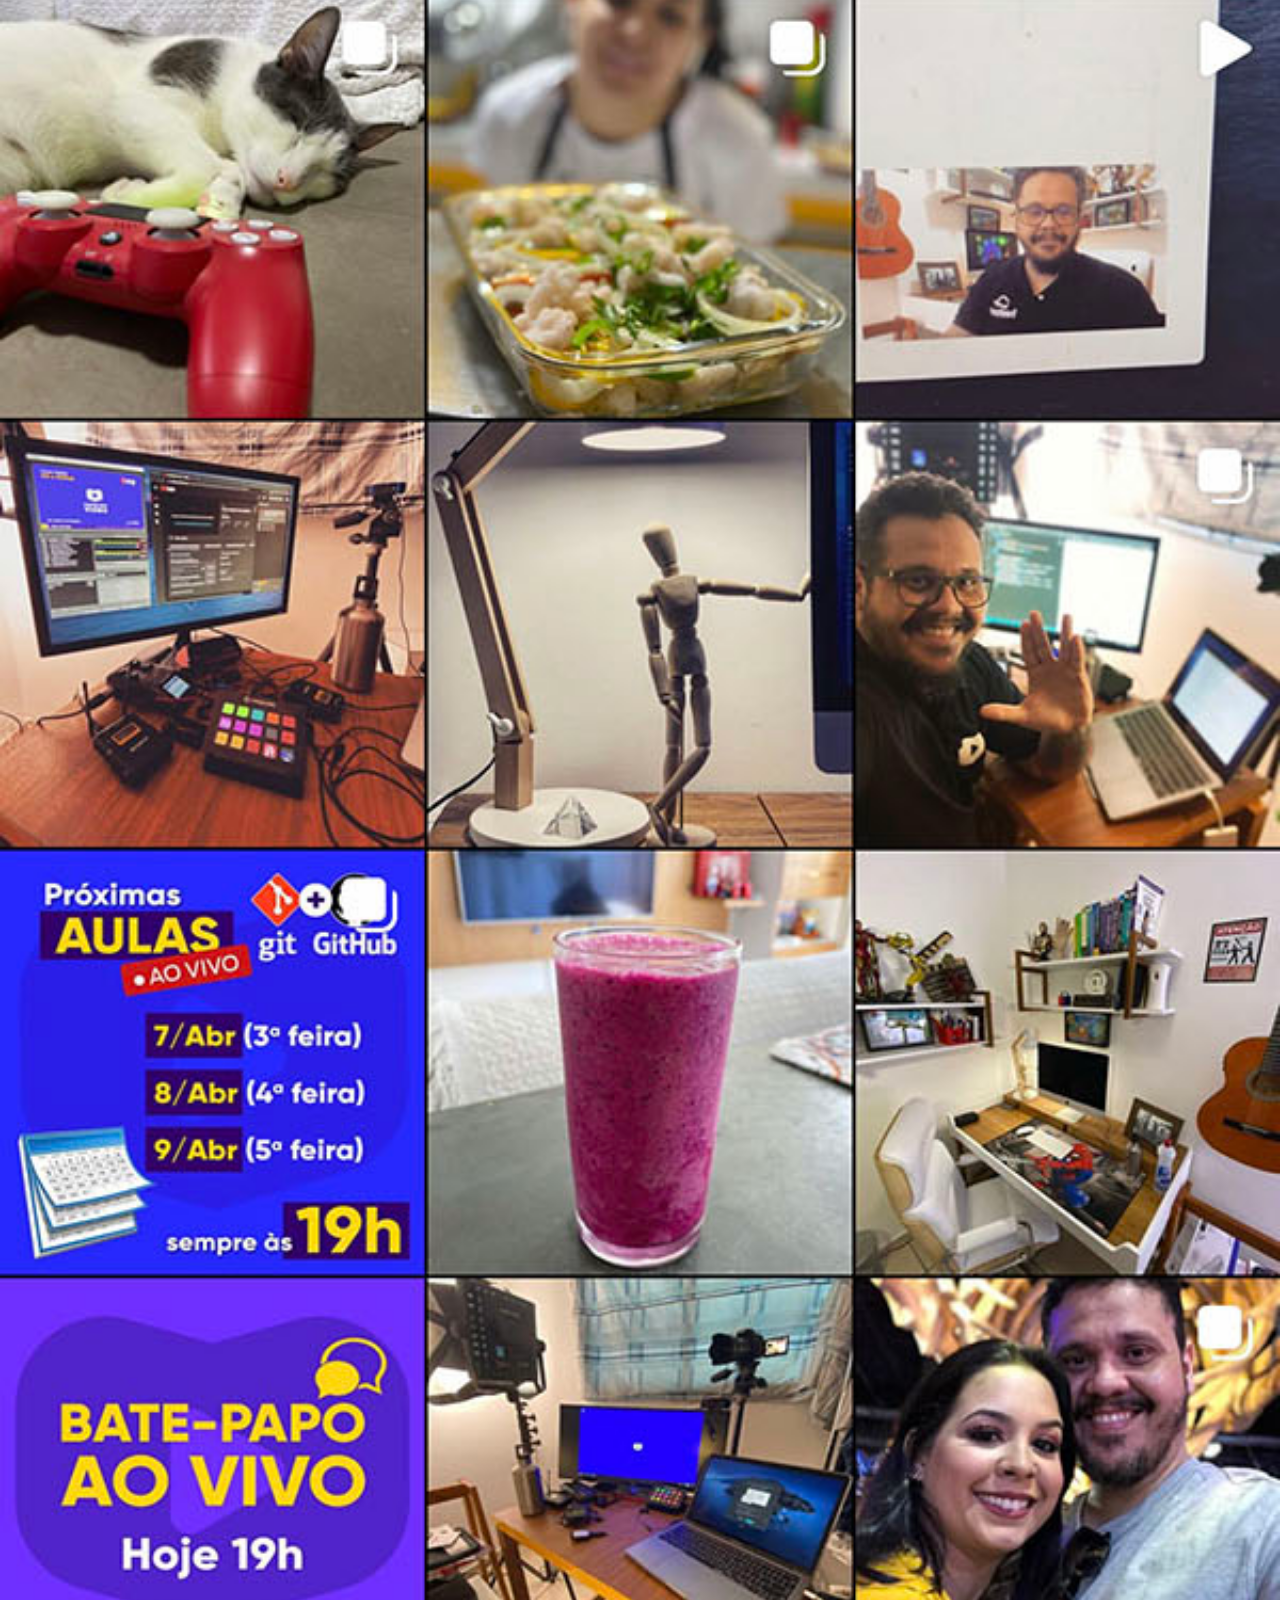
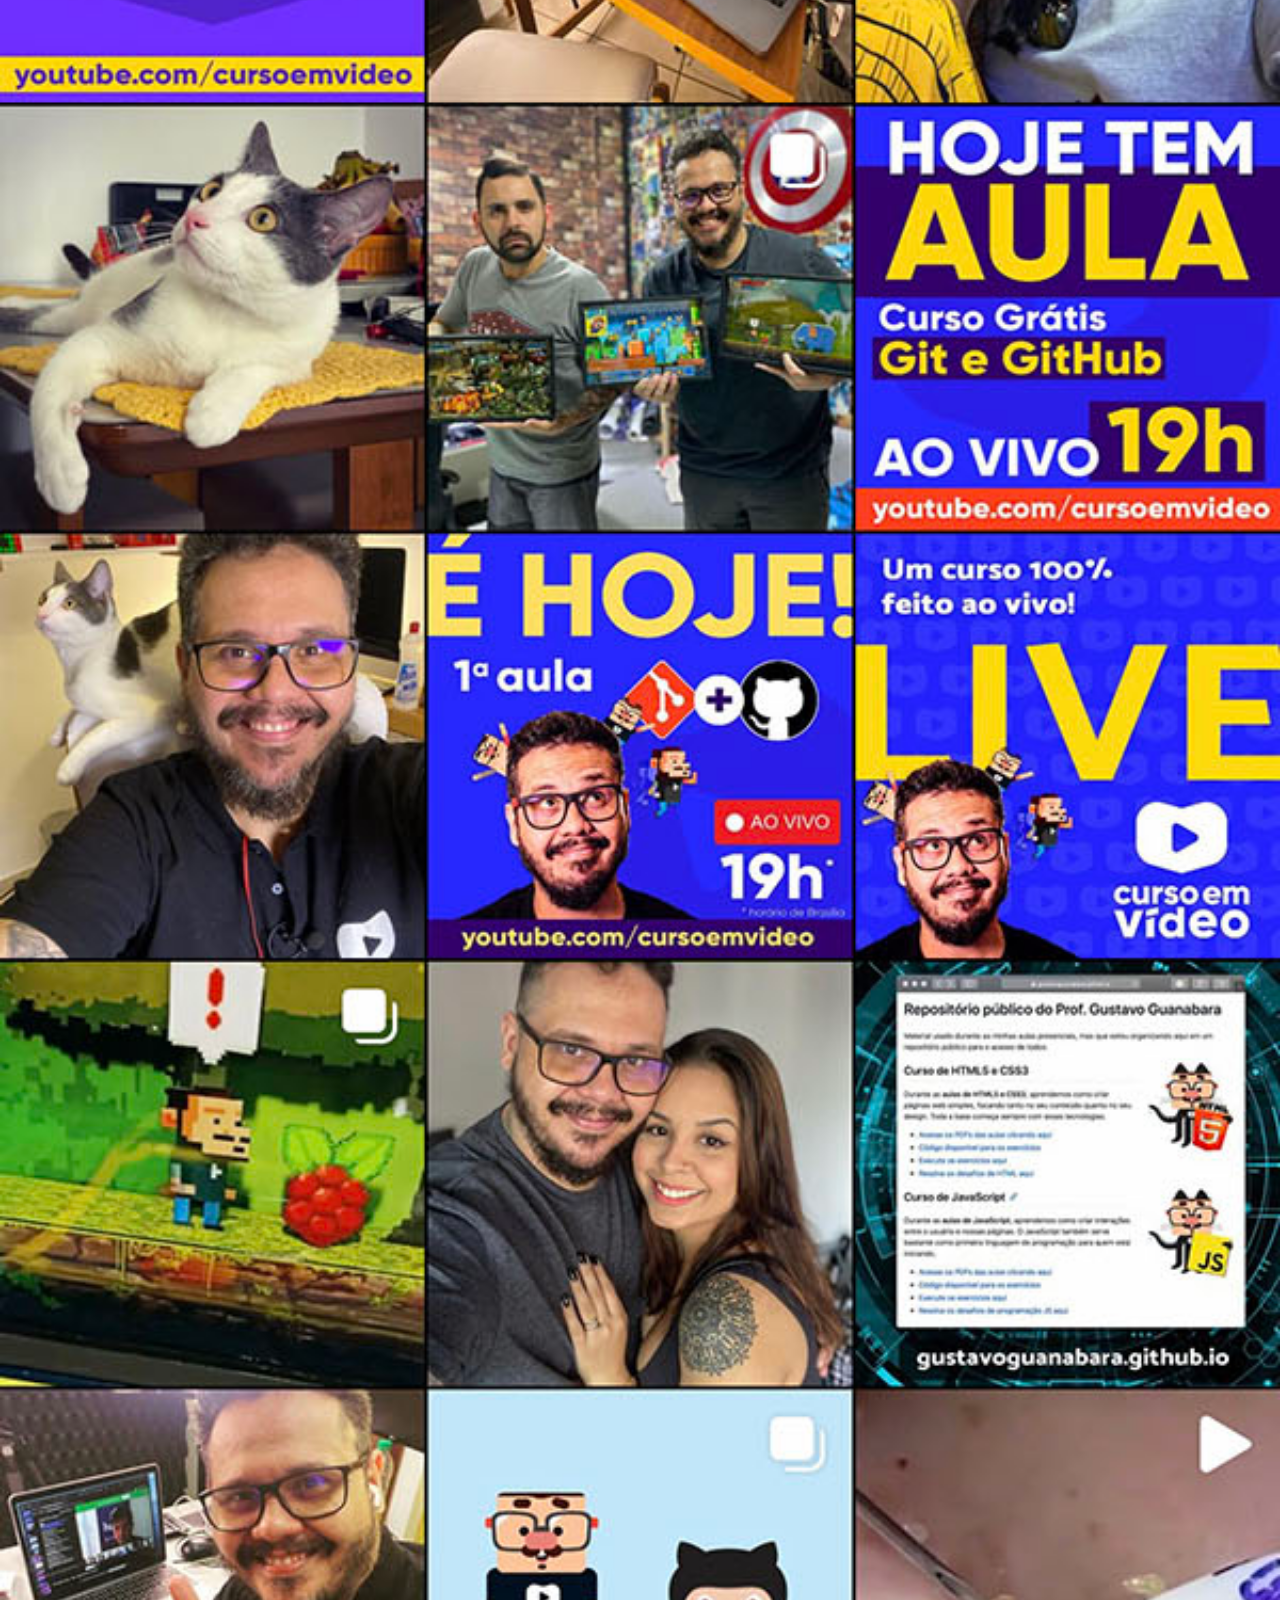
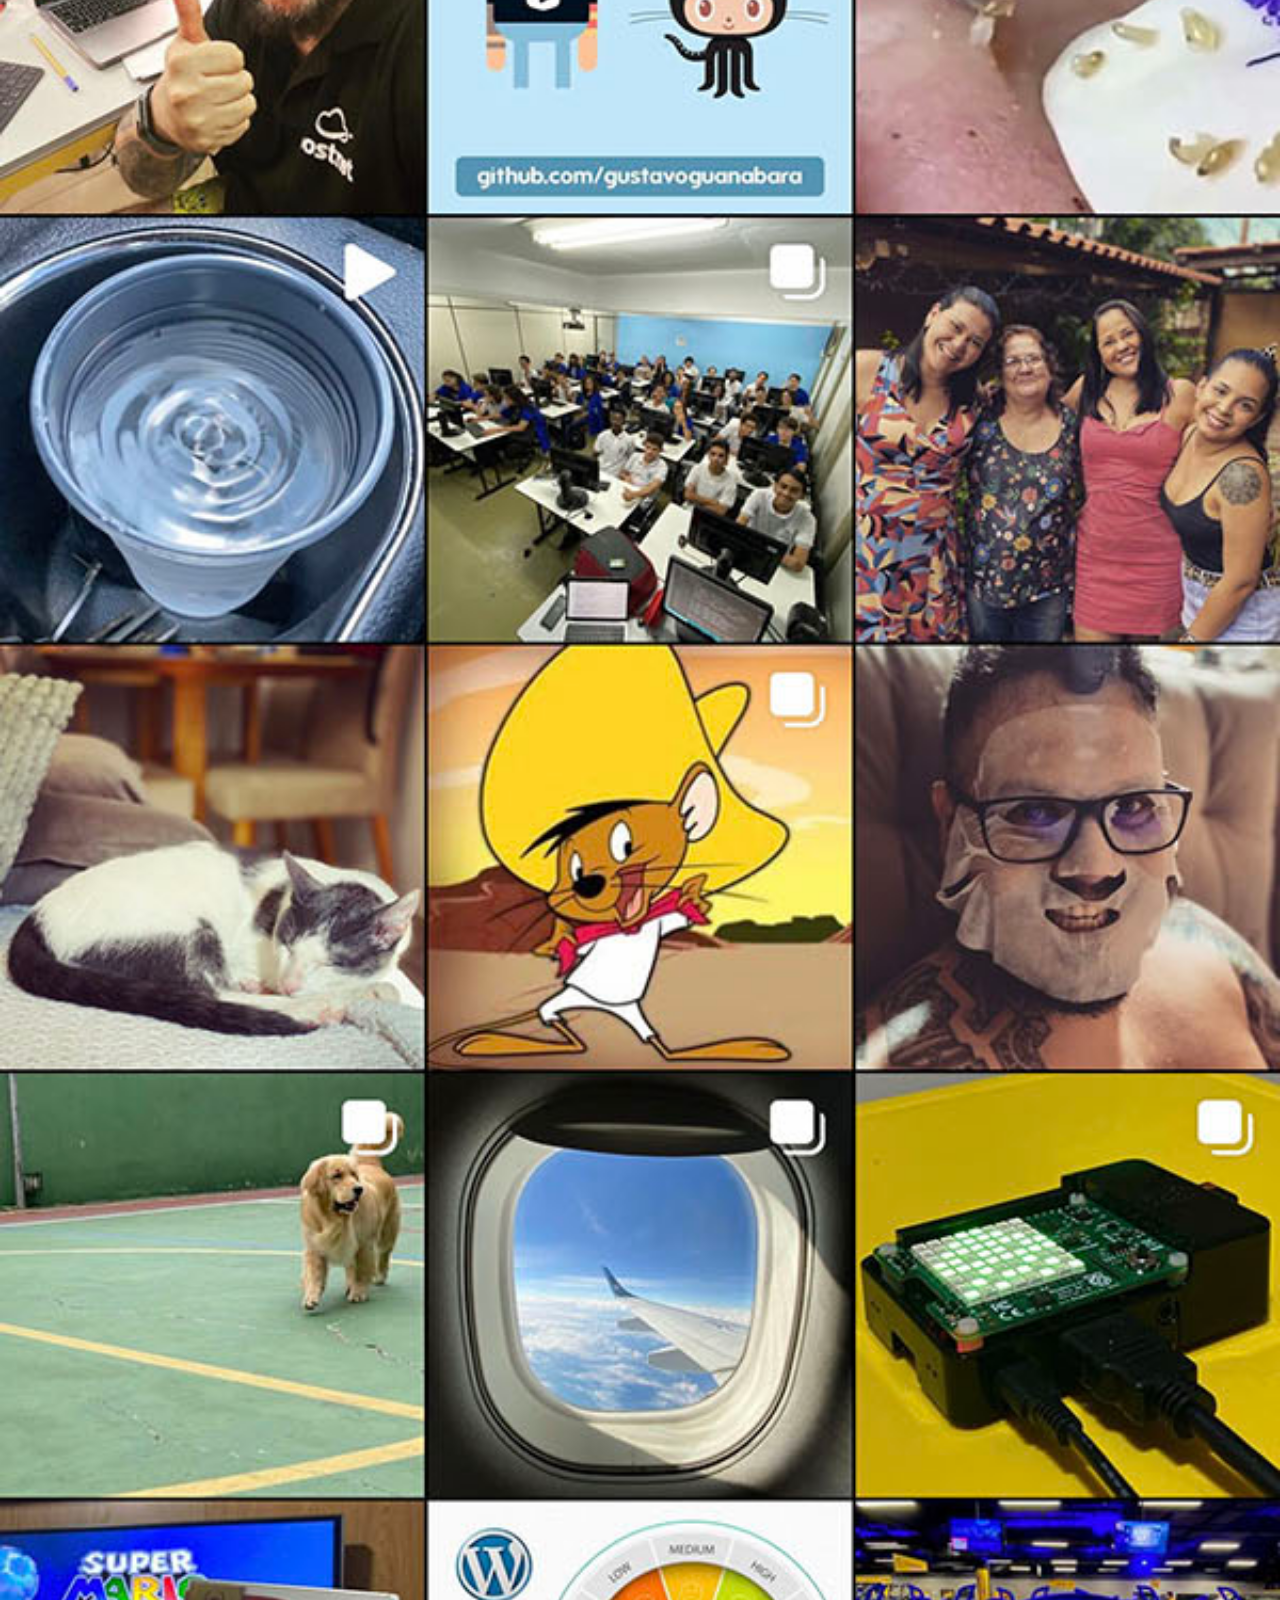
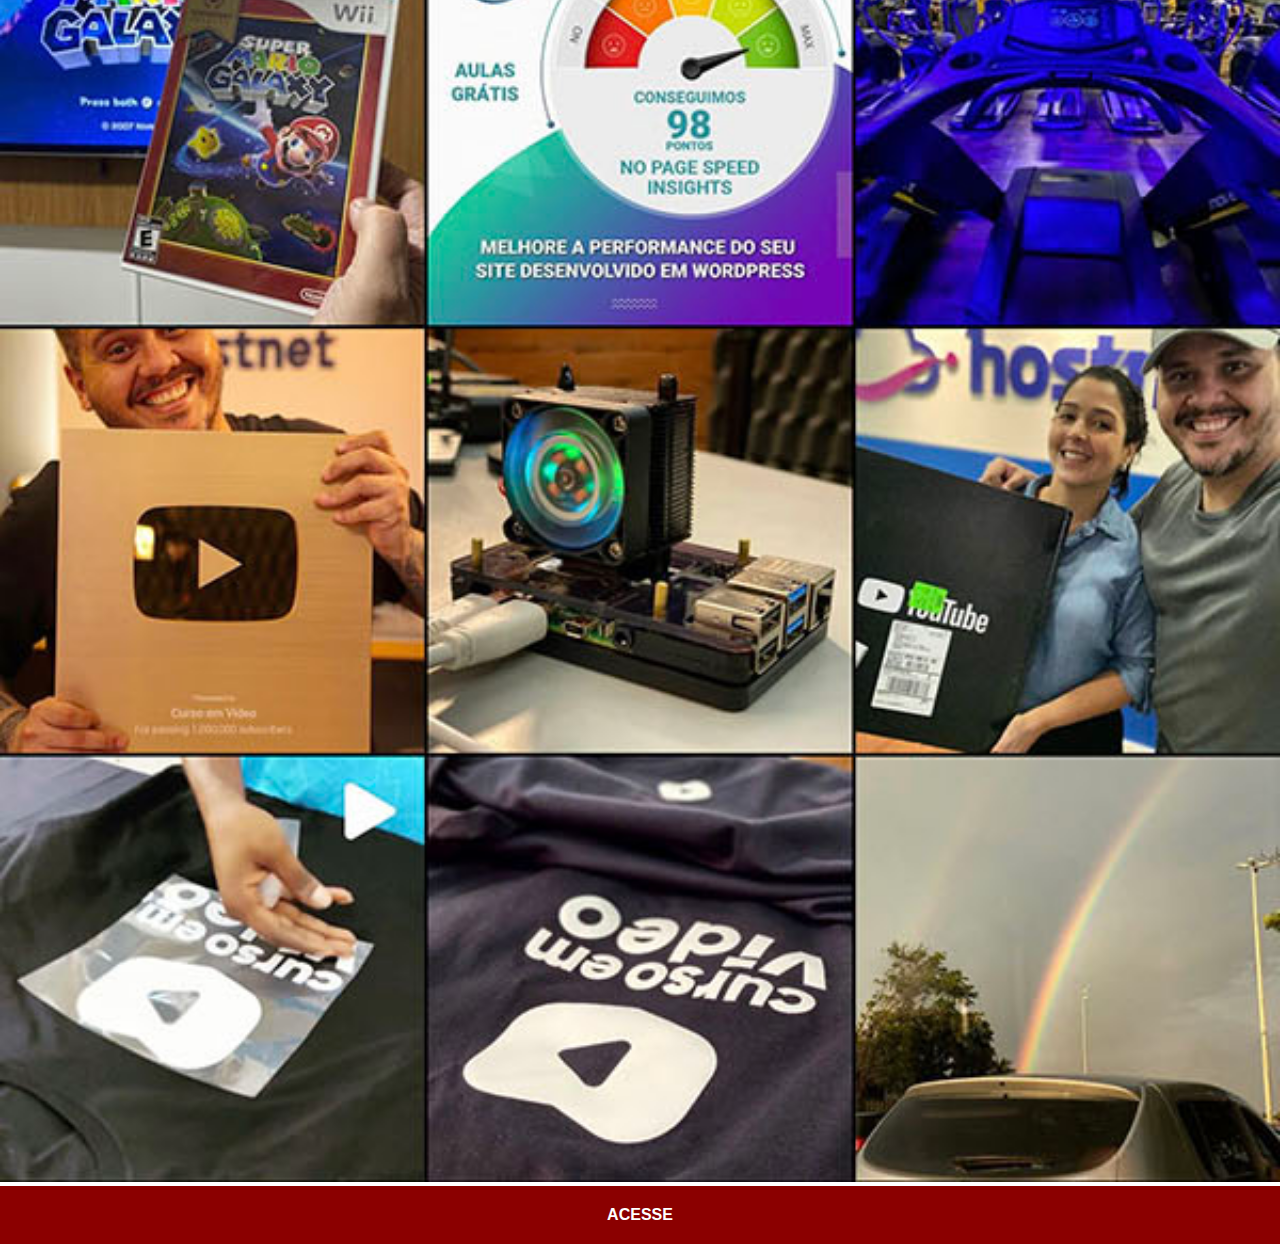
<file: pages/instagram.html>
<!DOCTYPE html>
<html lang="pt-br">
<head>
    <meta charset="UTF-8">
    <meta name="viewport" content="width=device-width, initial-scale=1.0">
    <link rel="stylesheet" href="../estilos/social.css">
    <title>Instagram</title>
</head>
<body>
    <img src="../imagens/tela-instagram.jpg" alt="Instagram">
    <a href="https://www.instagram.com/cursoemvideo" target="_blank">ACESSE</a>
</body>
</html>
</file>
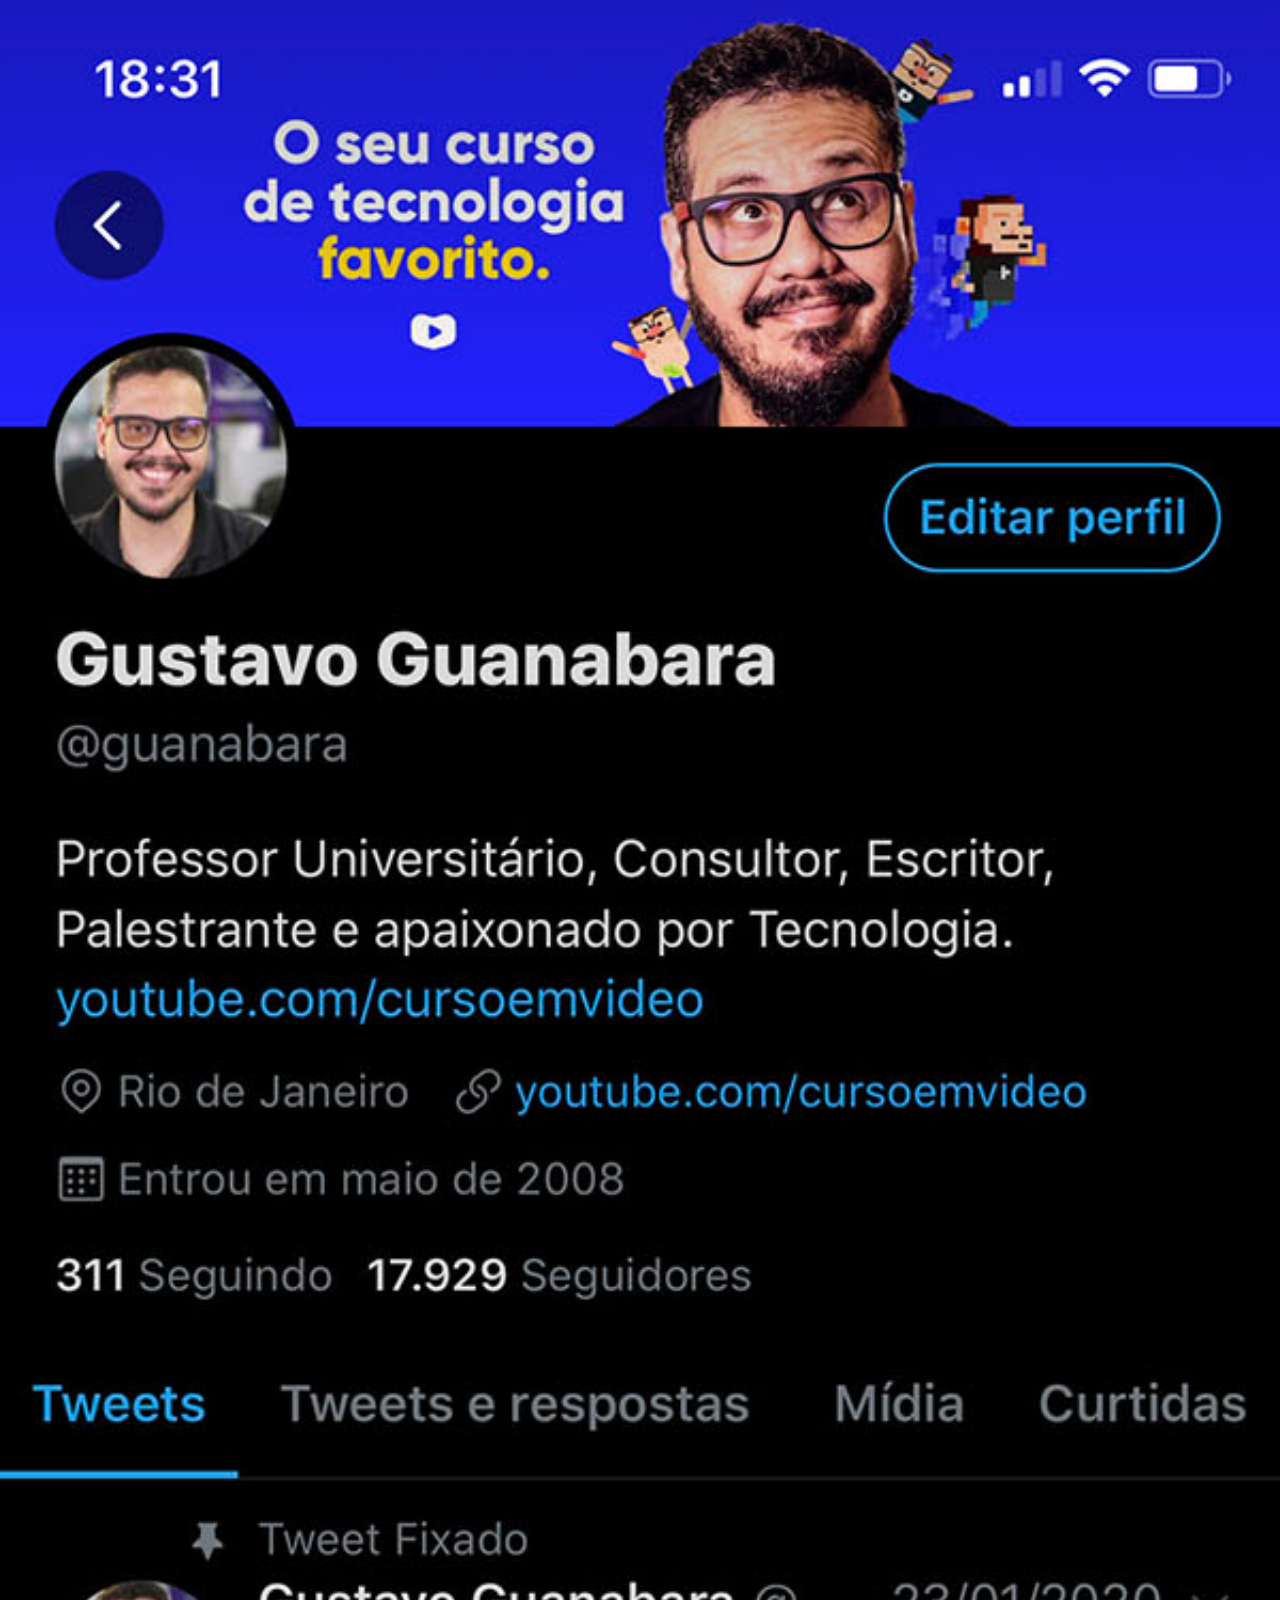
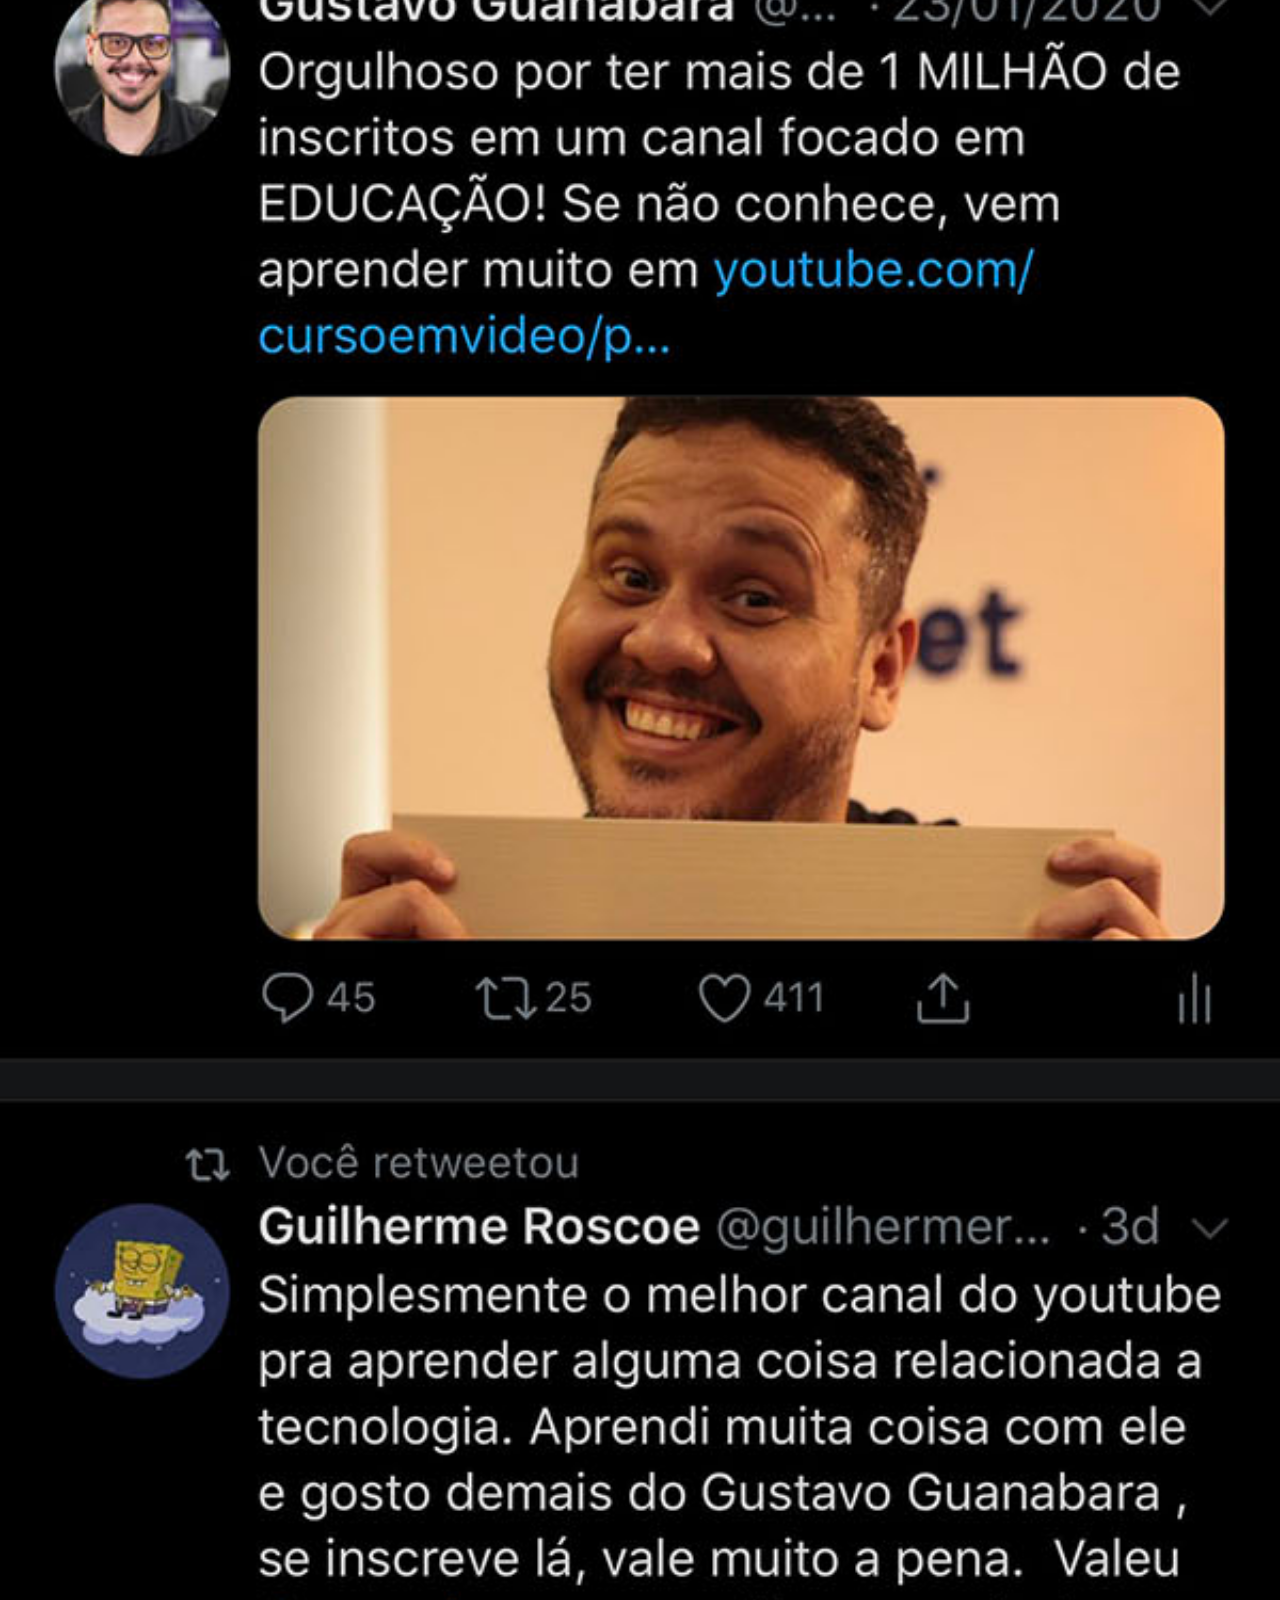
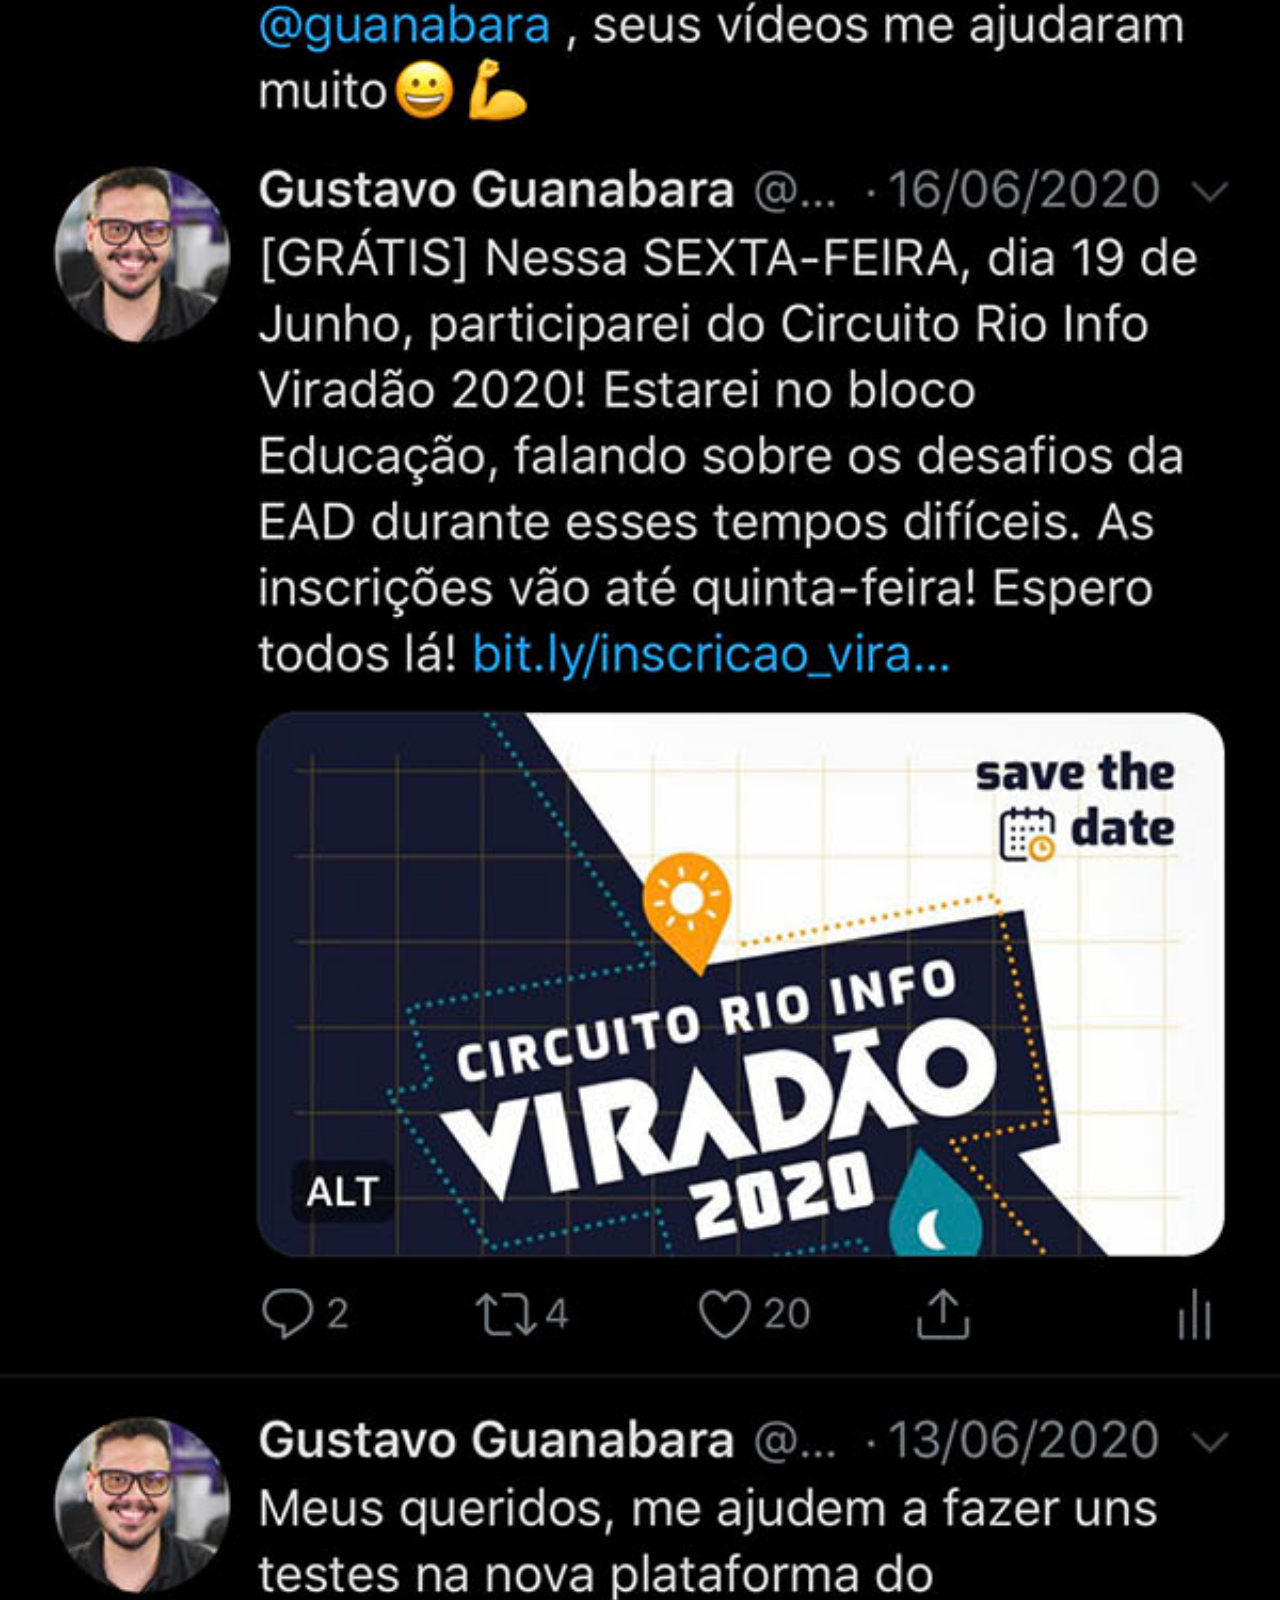
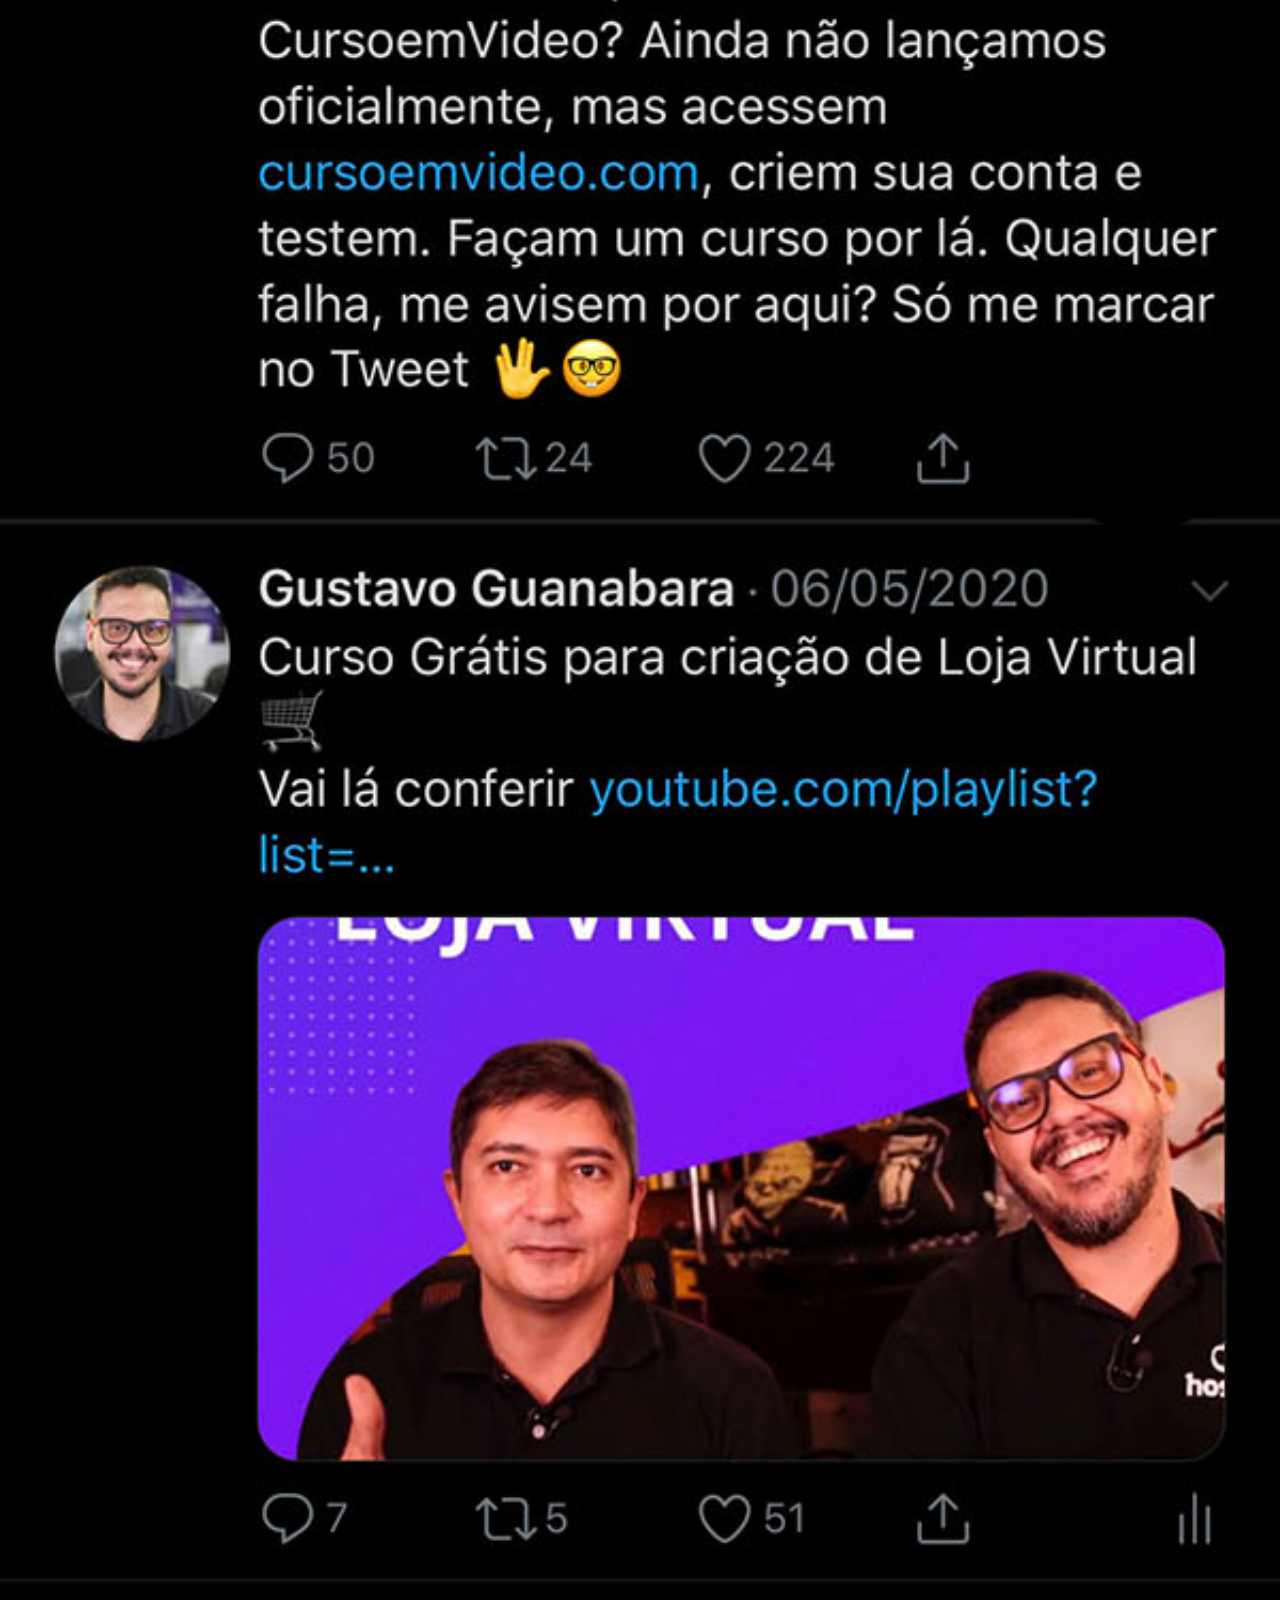
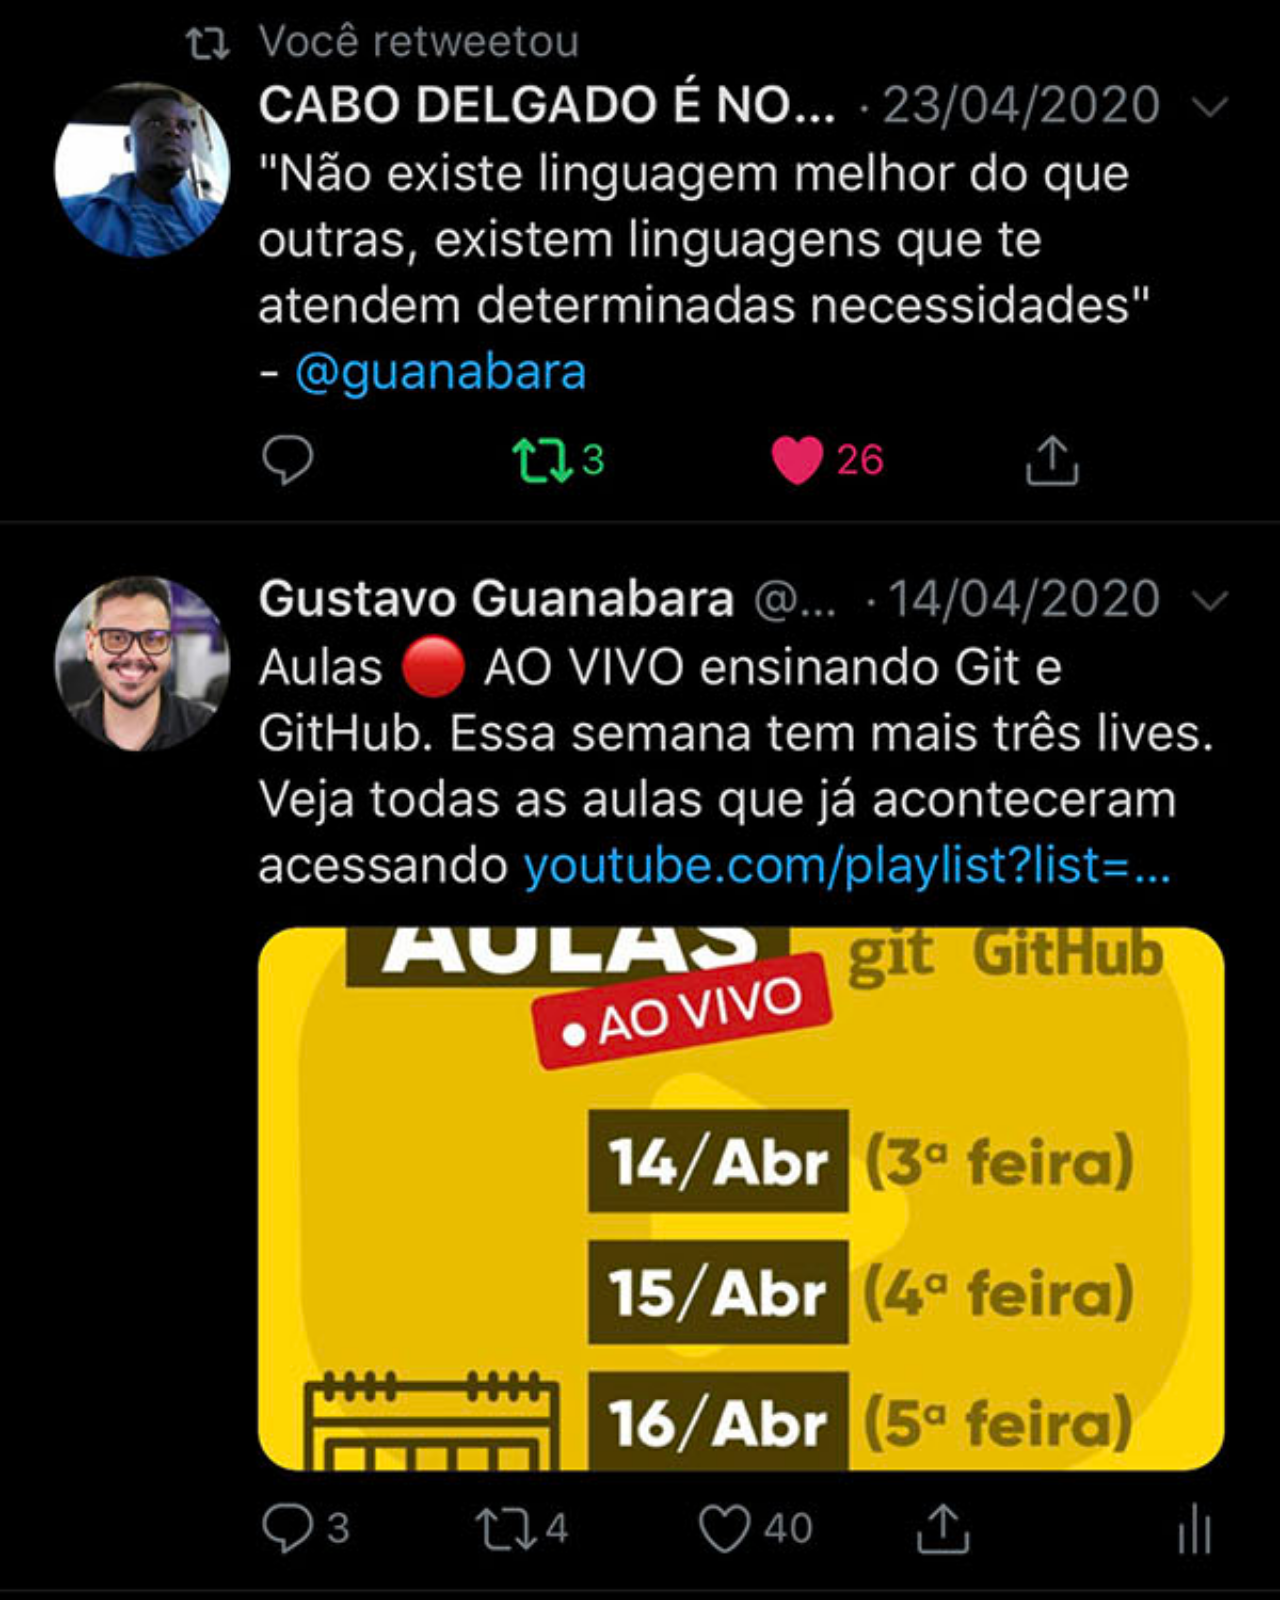
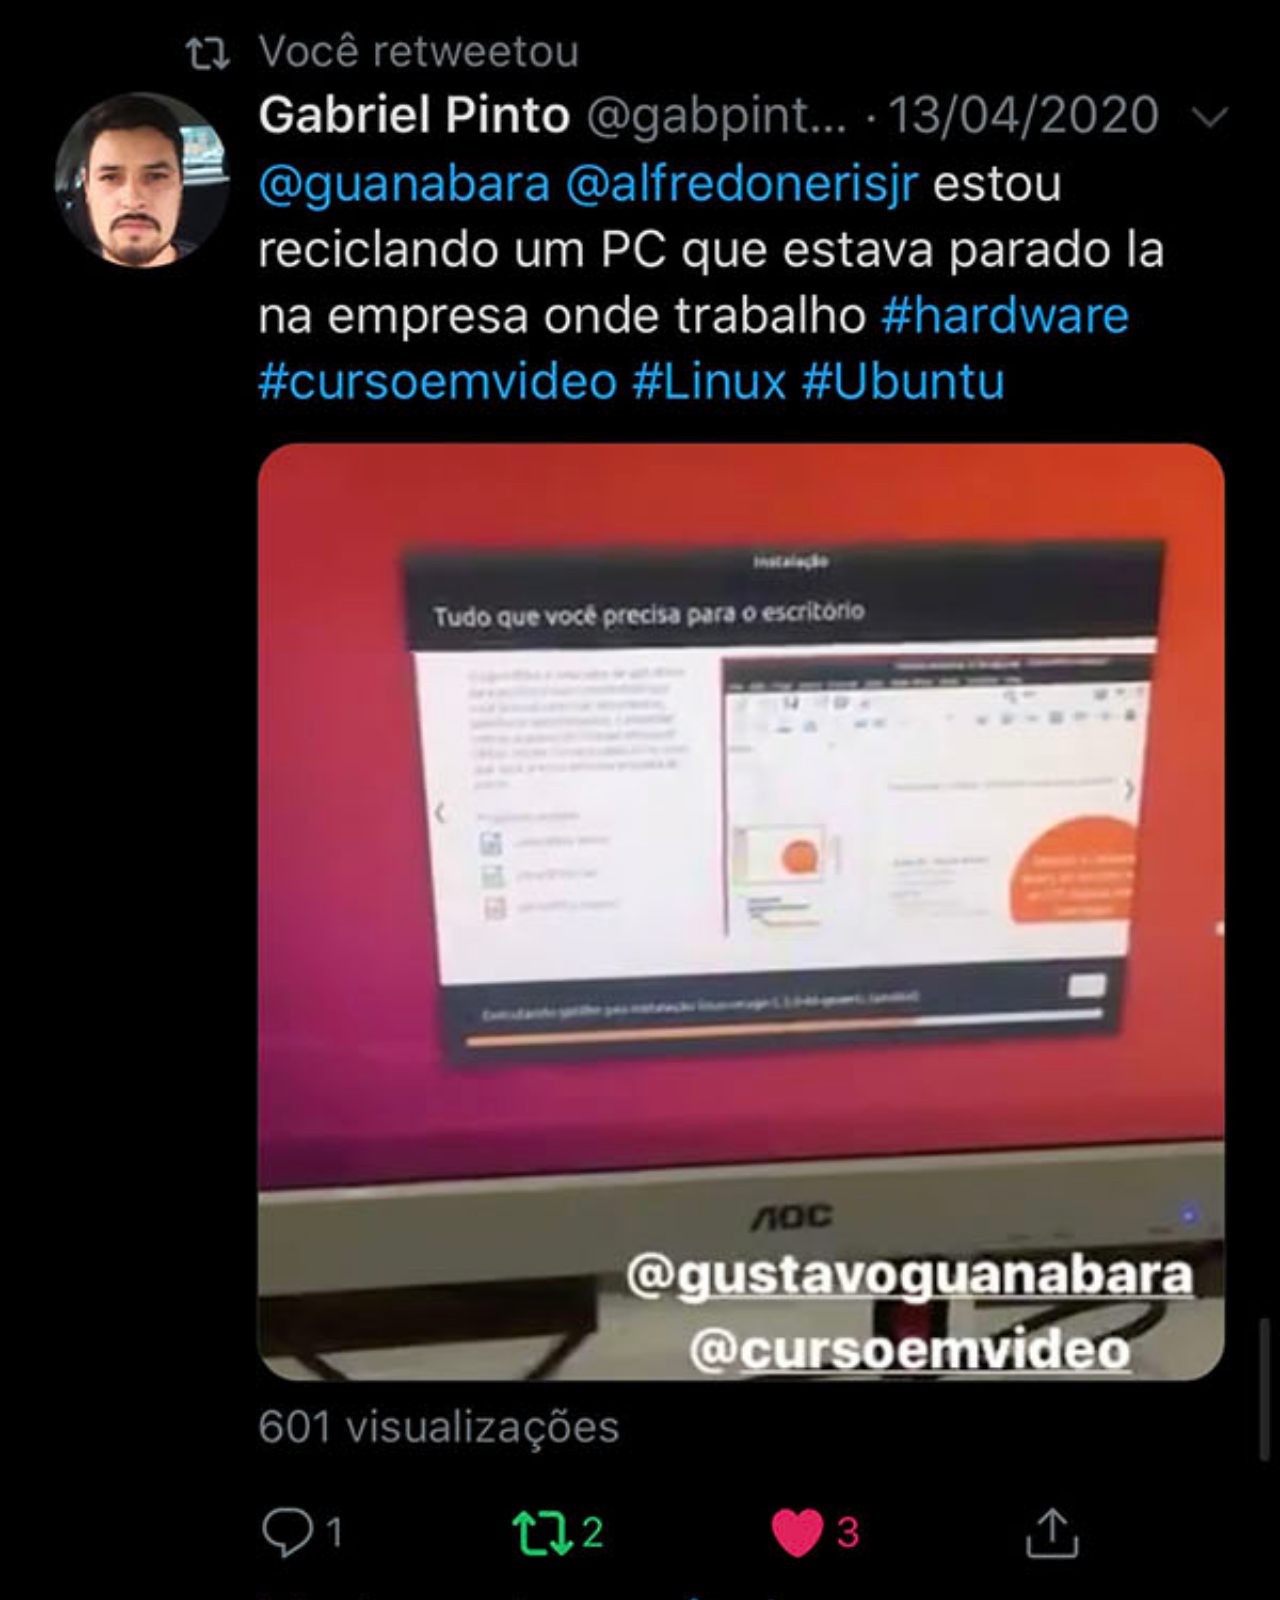
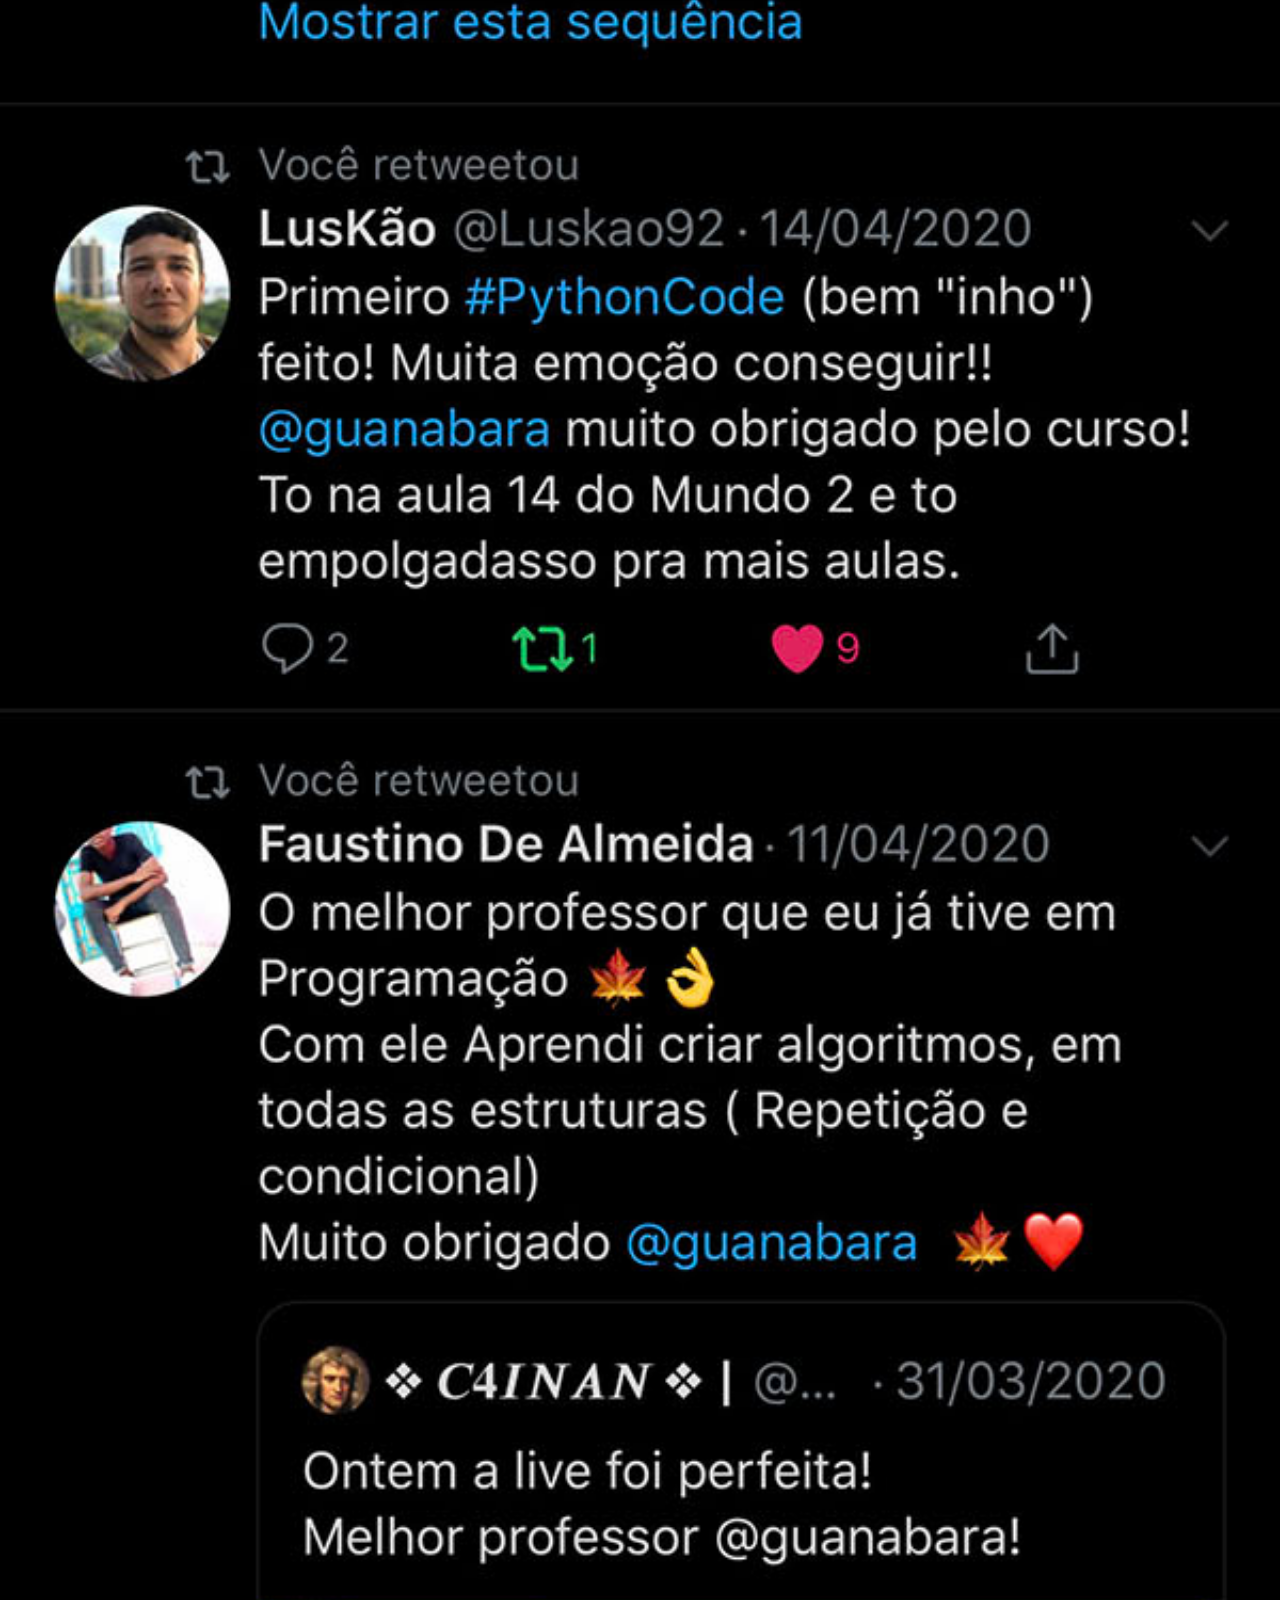
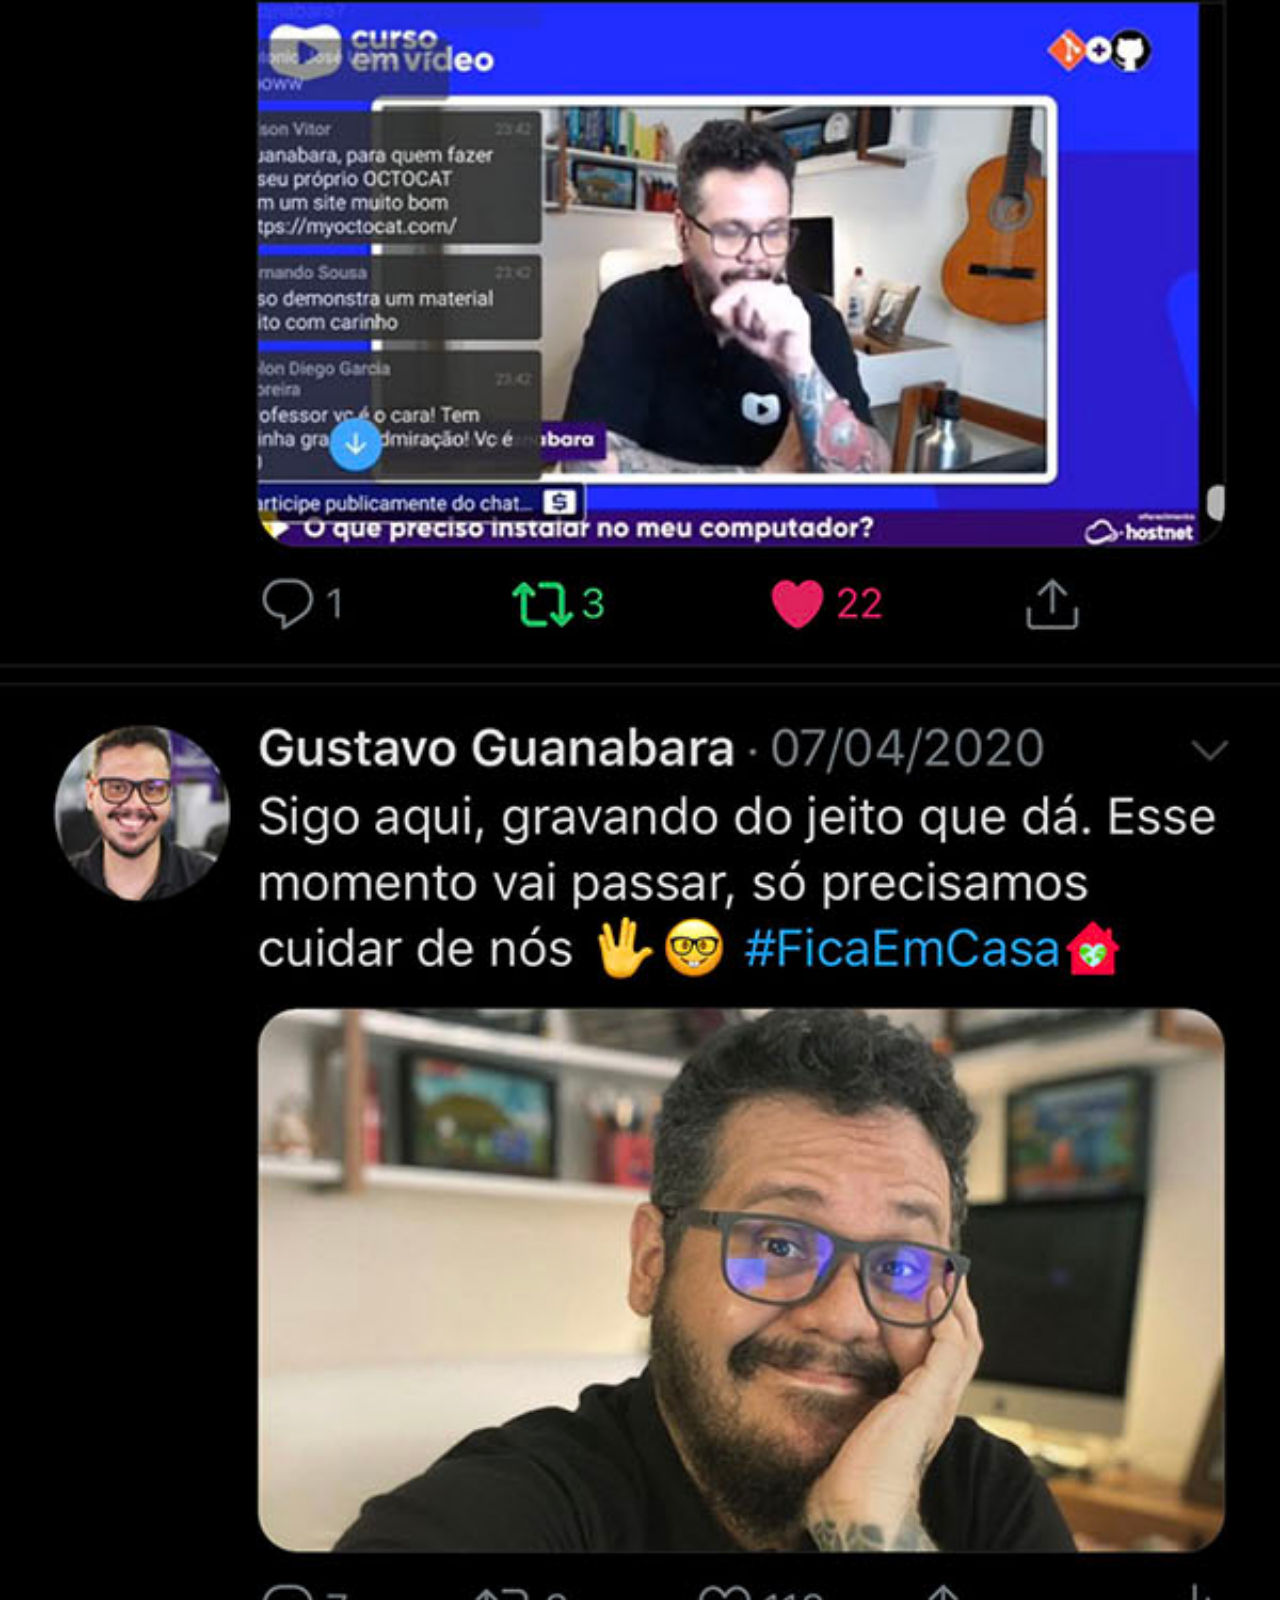
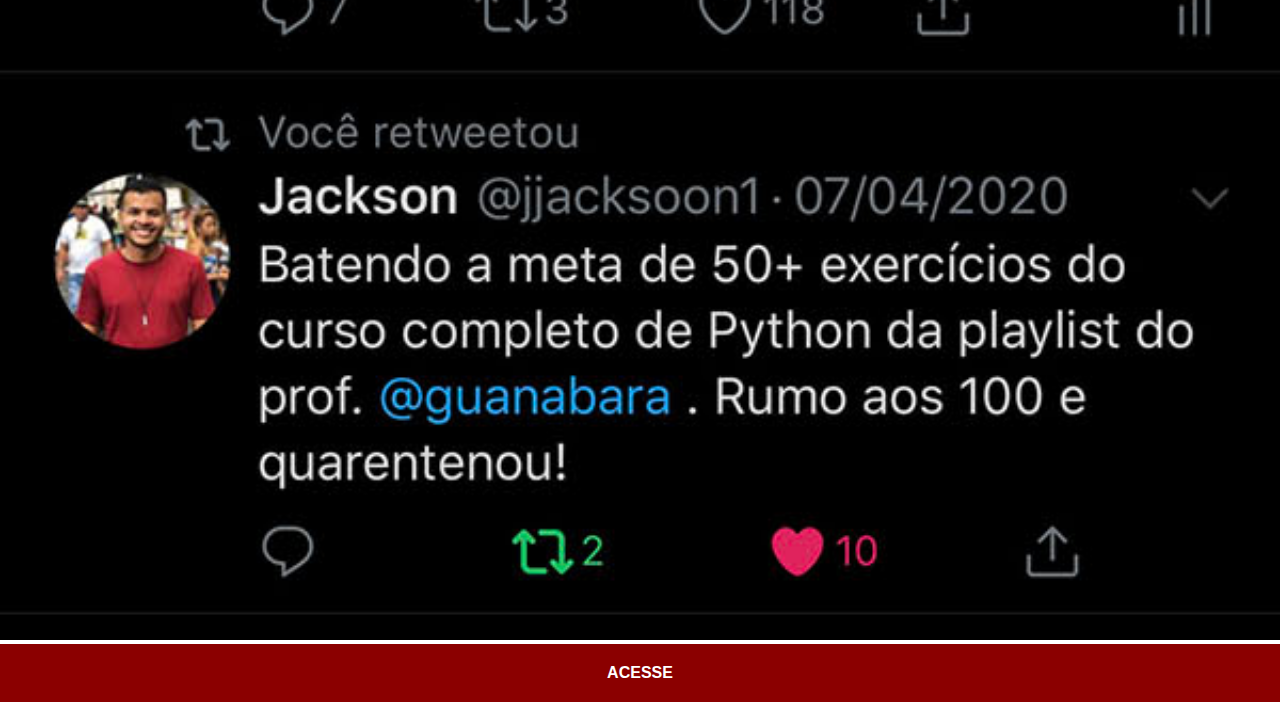
<file: pages/twitter.html>
<!DOCTYPE html>
<html lang="pt-br">
<head>
    <meta charset="UTF-8">
    <meta name="viewport" content="width=device-width, initial-scale=1.0">
    <link rel="stylesheet" href="../estilos/social.css">
    <title>twitter</title>
</head>
<body>
    <img src="../imagens/tela-twitter.jpg" alt="twitter">
    <a href="https://www.instagram.com/hostnetbr" target="_blank">ACESSE</a>
</body>
</html>
</file>
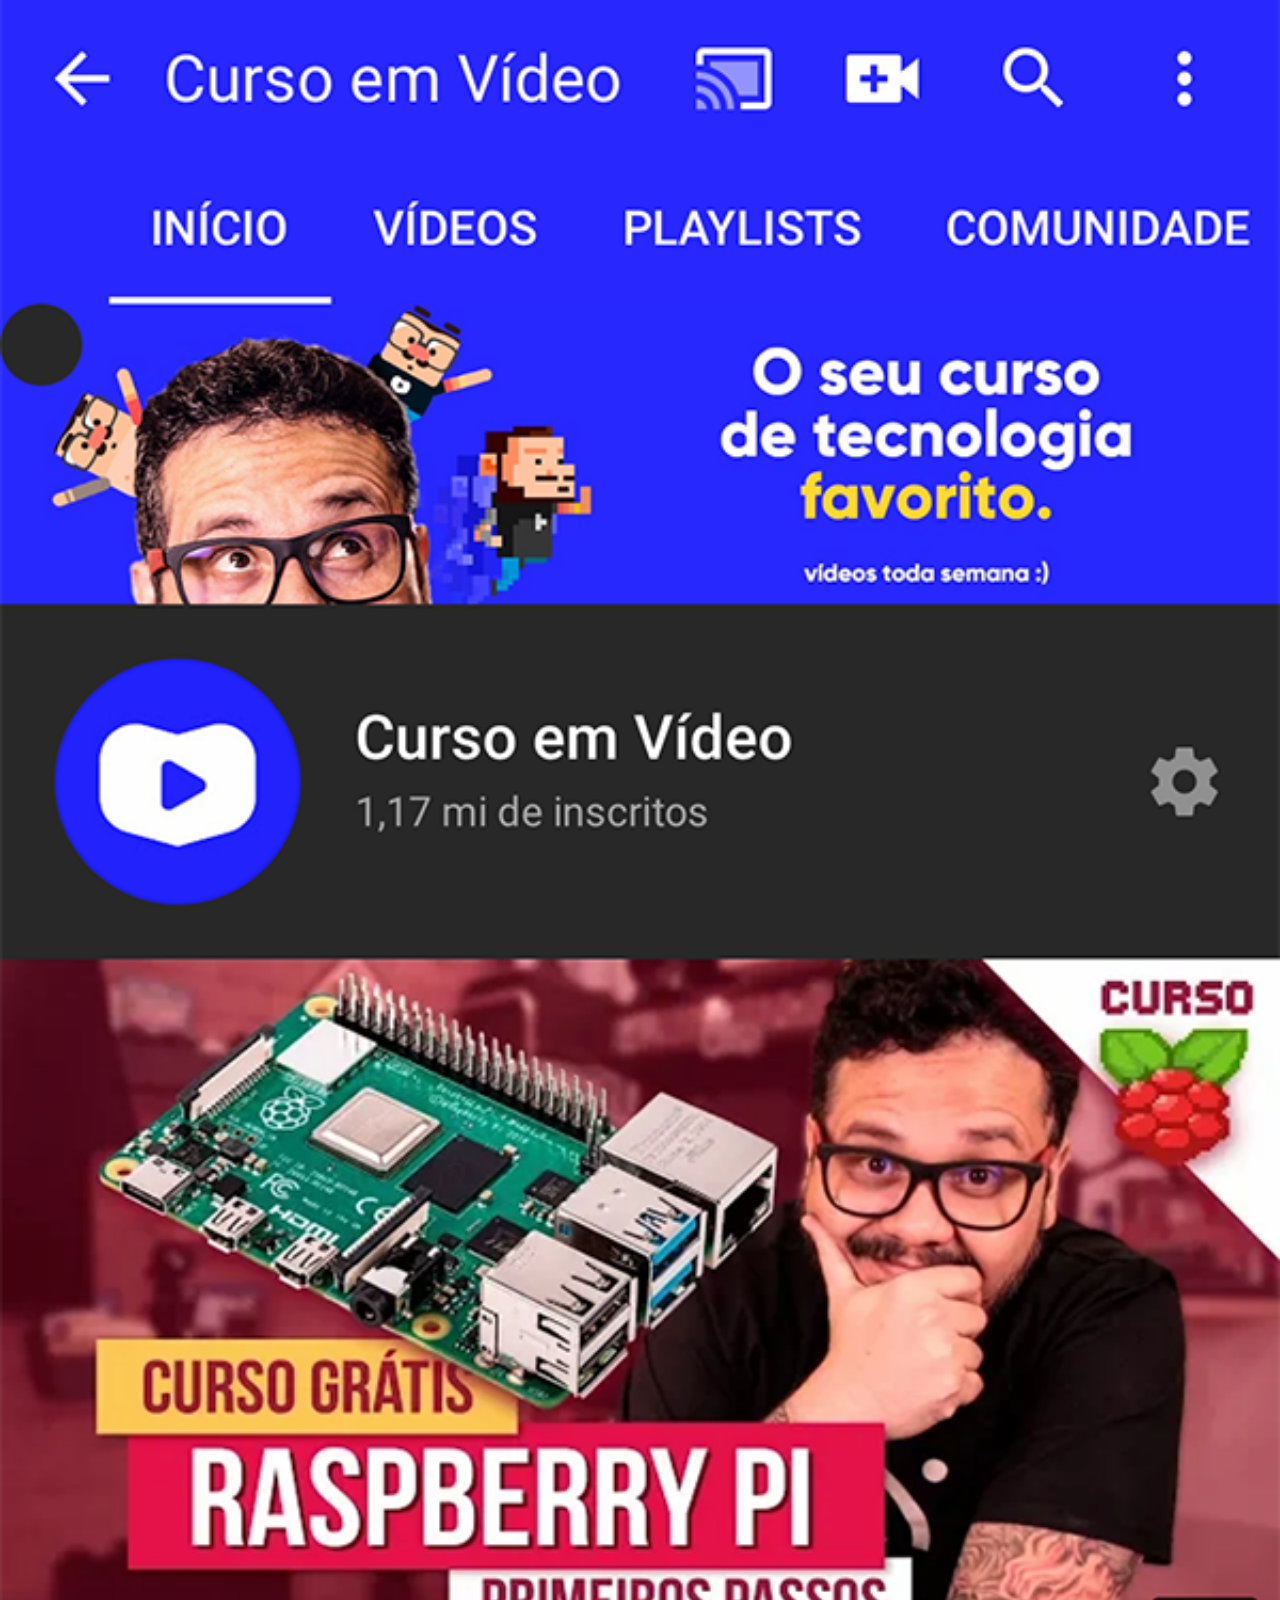
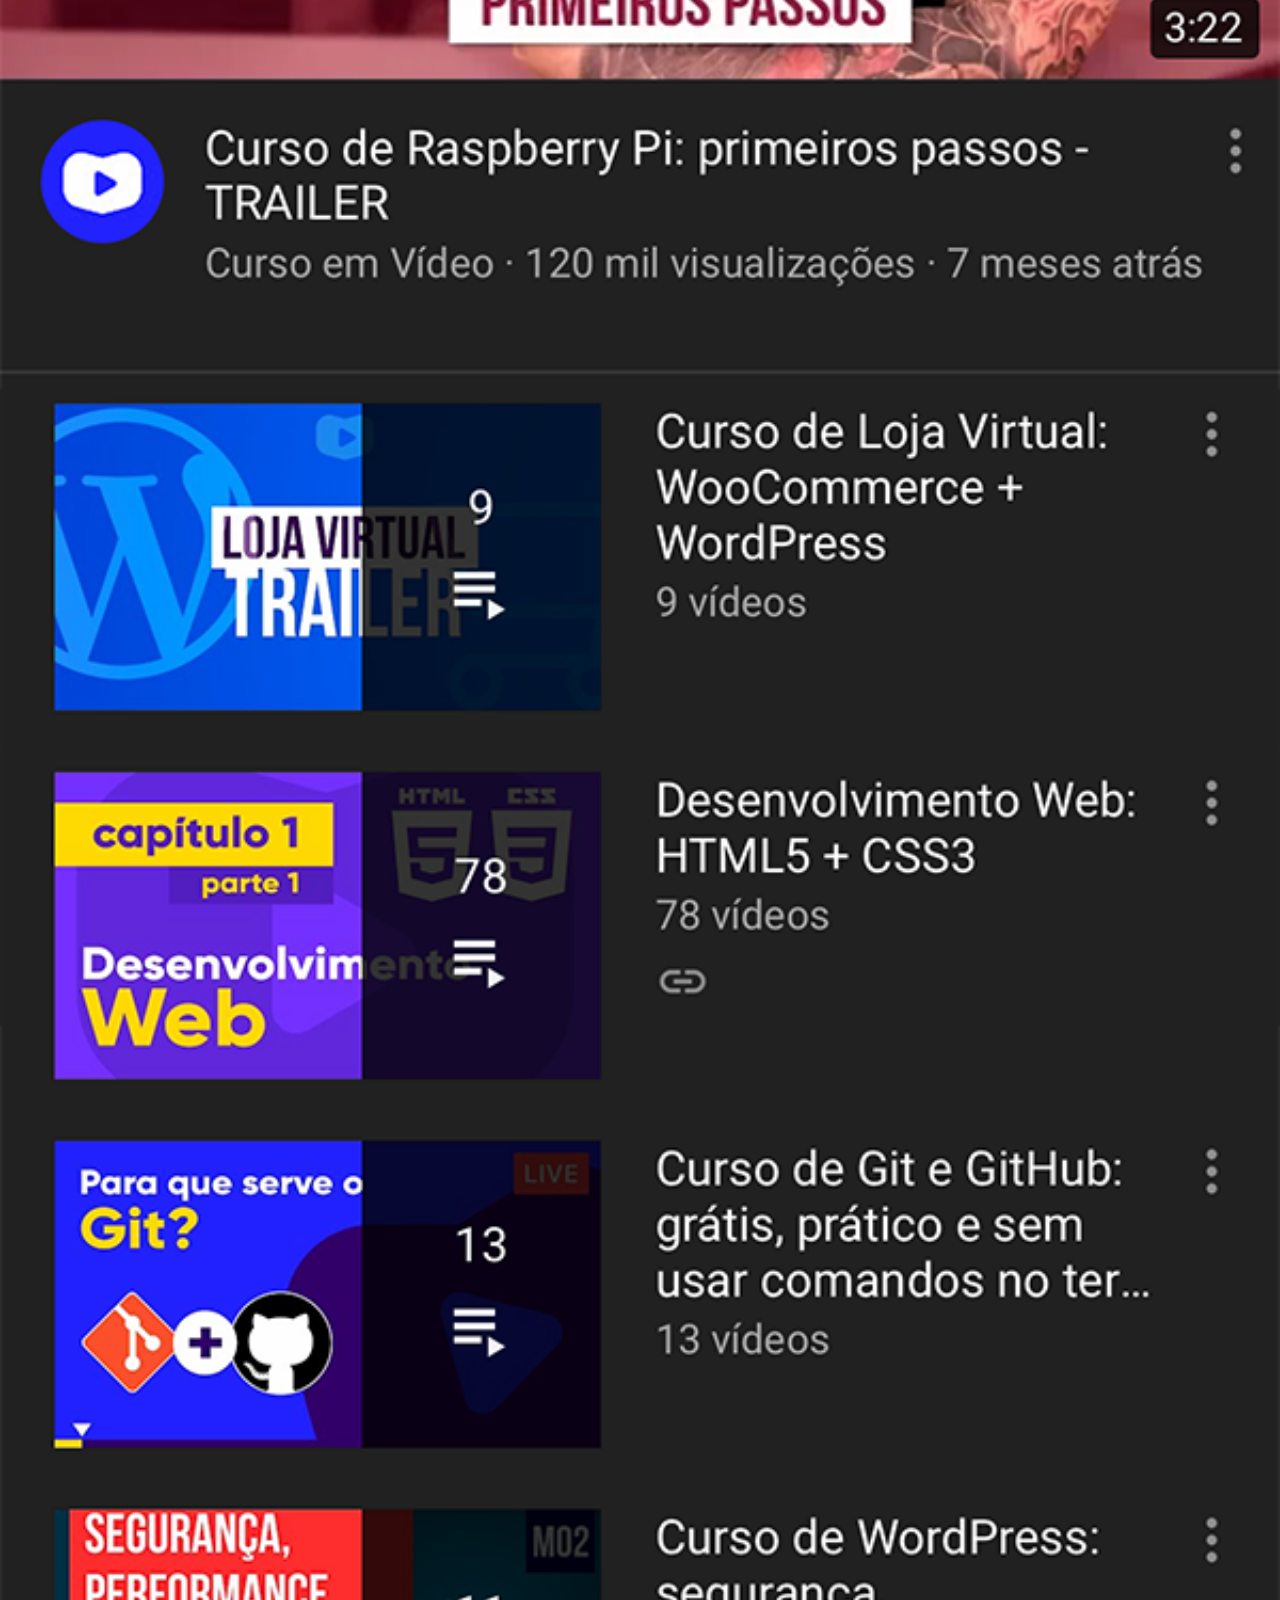
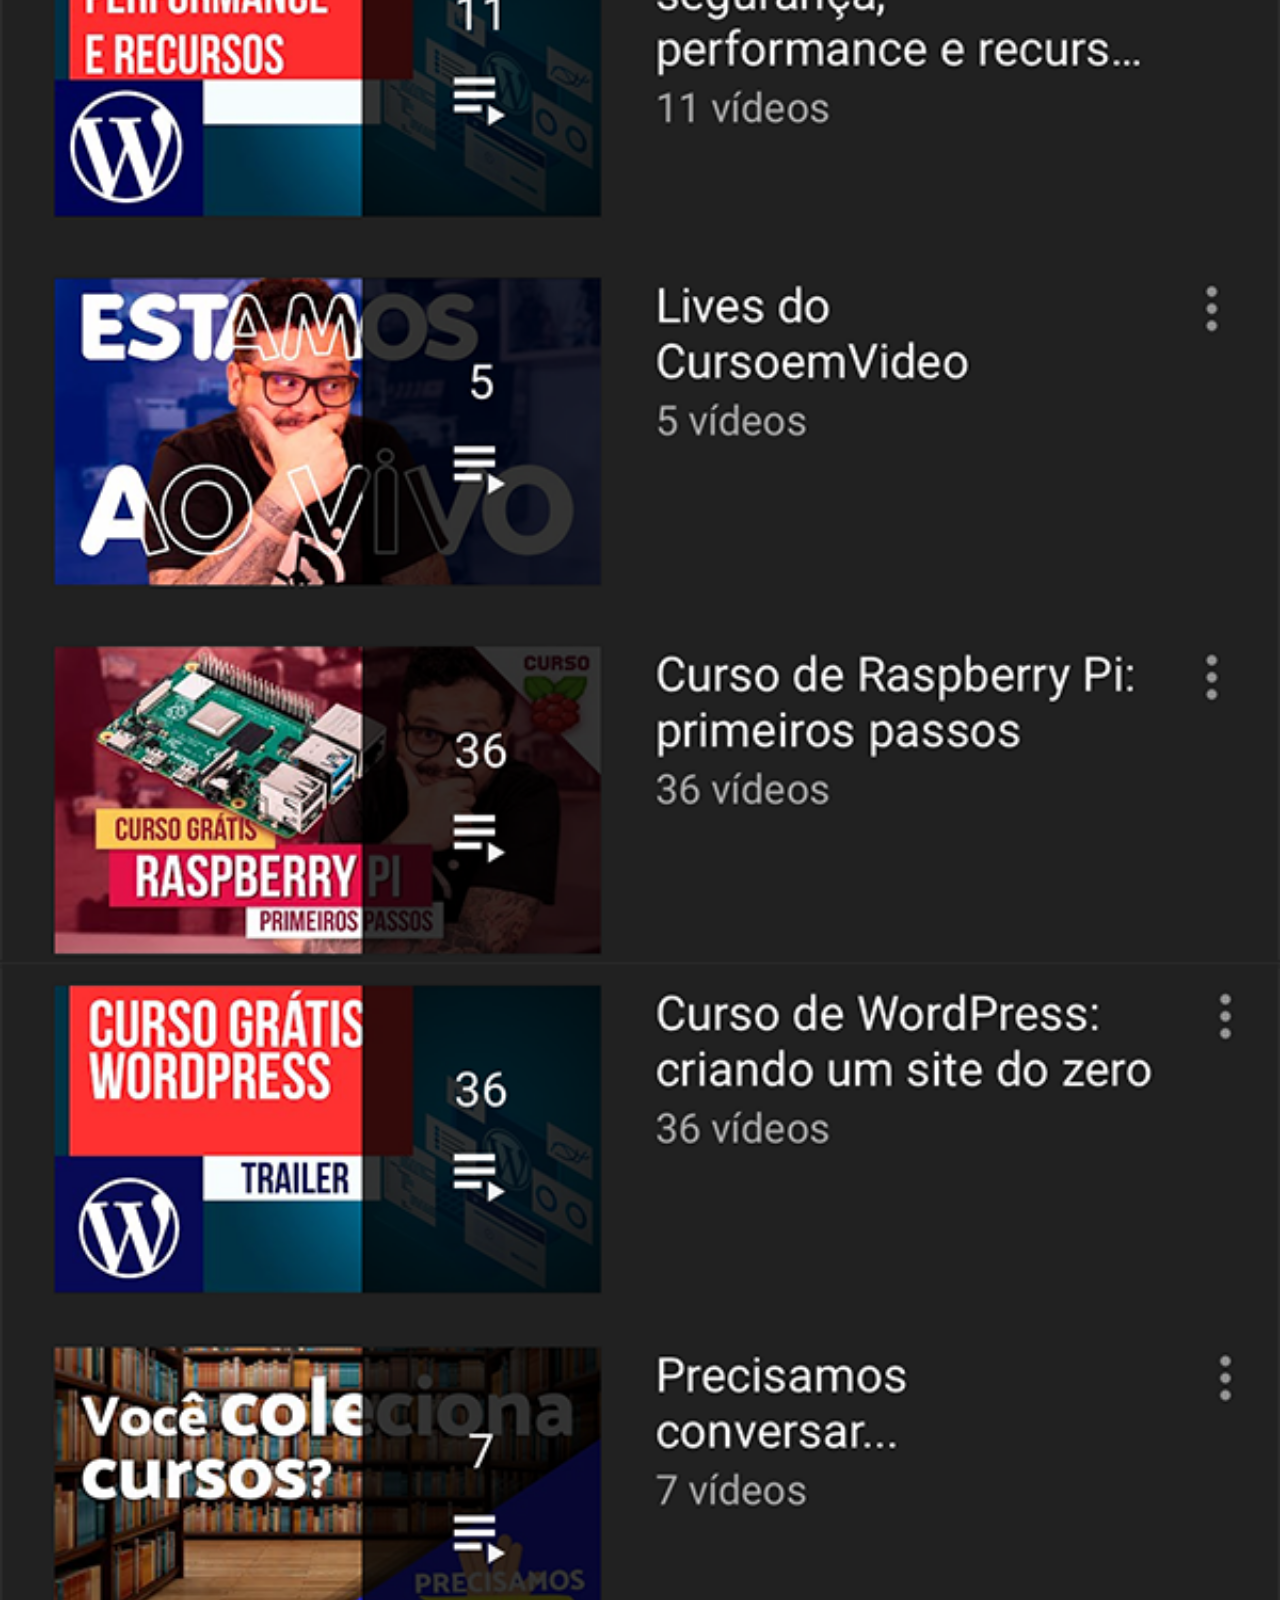
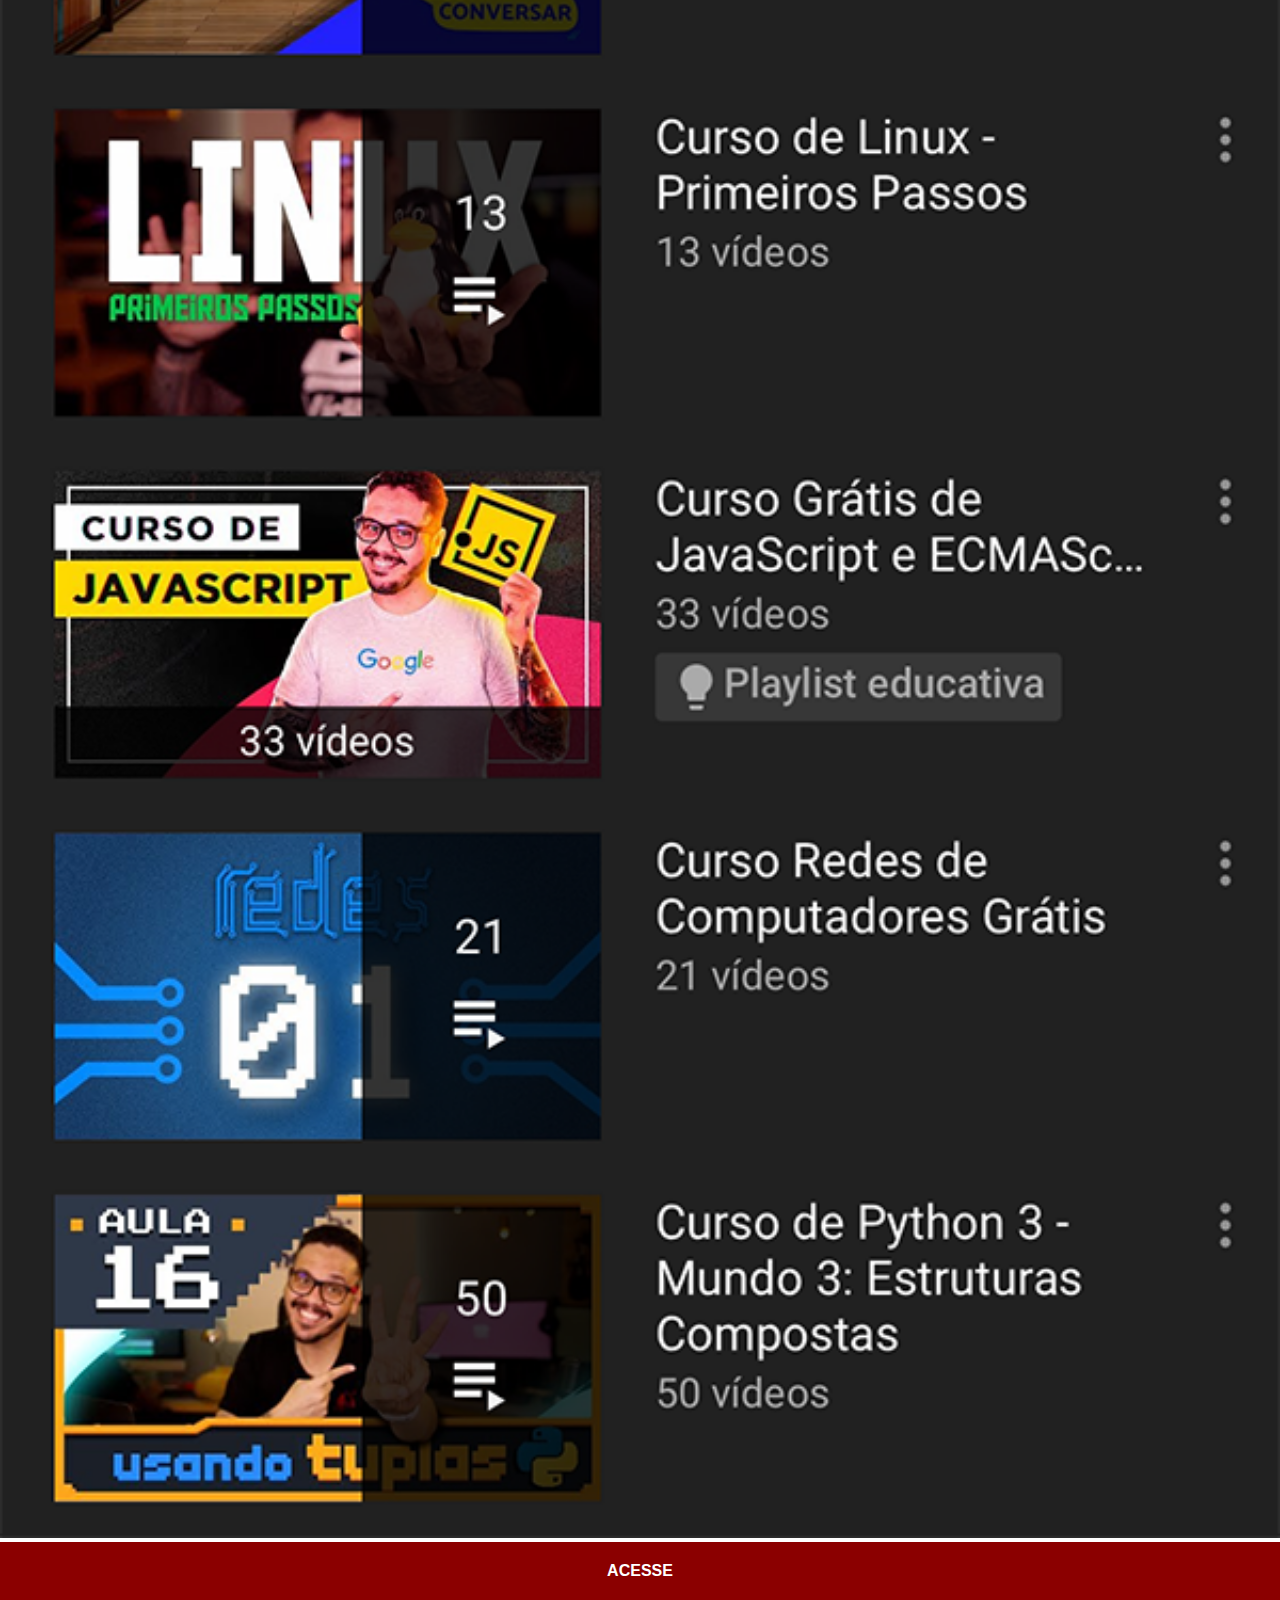
<file: pages/youtube.html>
<!DOCTYPE html>
<html lang="en">
<head>
    <meta charset="UTF-8">
    <meta name="viewport" content="width=device-width, initial-scale=1.0">
    <title>youtube</title>
    <link rel="stylesheet" href="../estilos/social.css">
</head>
<body>
    <img src="../imagens/tela-youtube.png" alt="ytb">
    <a href="https://www.youtube.com/@CursoemVideo/playlists" target="_blank">ACESSE</a>
</body>
</html>
</file>
<file: estilos/style.css>
@charset "UTF-8";

* {
    margin: 0px;
    padding: 0px;
    font-family: Arial, Helvetica, sans-serif;
}

html, body{
    height: 100vh;
    width: 100vw;
    background-color: black;
}

body{
    background: url('../imagens/fundo-madeira.jpg') no-repeat top center;
    background-size: cover;
    background-attachment: fixed;
}

main {
    height: 100vh;
    position: relative;
}

section#telefone{
    position: absolute;
    top: 50%;
    left: 50%;
    transform: translate(-50%, -50%);
    height: 627px;
    width: 311px;
    background: url('../imagens/frame-iphone.png') no-repeat ;
}

iframe#tela{
    position: relative;
    top: 80px;
    left: 22px;
    width: 268px;
    height: 472px;
}

section#redes-sociais{
    text-align: right;
}

section#redes-sociais img{
    width: 50px;
    margin: 10px;
    border-radius: 50%;
    box-shadow: 2px 2px 5px rgba(0, 0, 0, 0.432);
    box-sizing: border-box;
}

section#redes-sociais img:hover{
    border: 2px solid rgba(255, 255, 255, 0.651);
    transform: translate(-3px, -3px);
    box-shadow: 5px 5px 16px rgba(0, 0, 0, 0.712);
    transition: transform .5s, border .8s;
}
</file>
<file: estilos/social.css>
@charset "UTF-8";

*{
    margin: 0px;
    padding: 0px;
    font-family: Arial, Helvetica, sans-serif
}

::-webkit-scrollbar{
    width: 0px;
    height: 0px;
}

img{
    width: 100vw;
}

a{
    display: block;
    background-color: darkred;
    color: white;
    padding: 20px;
    text-align: center;
    font-weight: bold;
    text-decoration: none;
}

a:hover{
    background-color: red;
}
</file>
